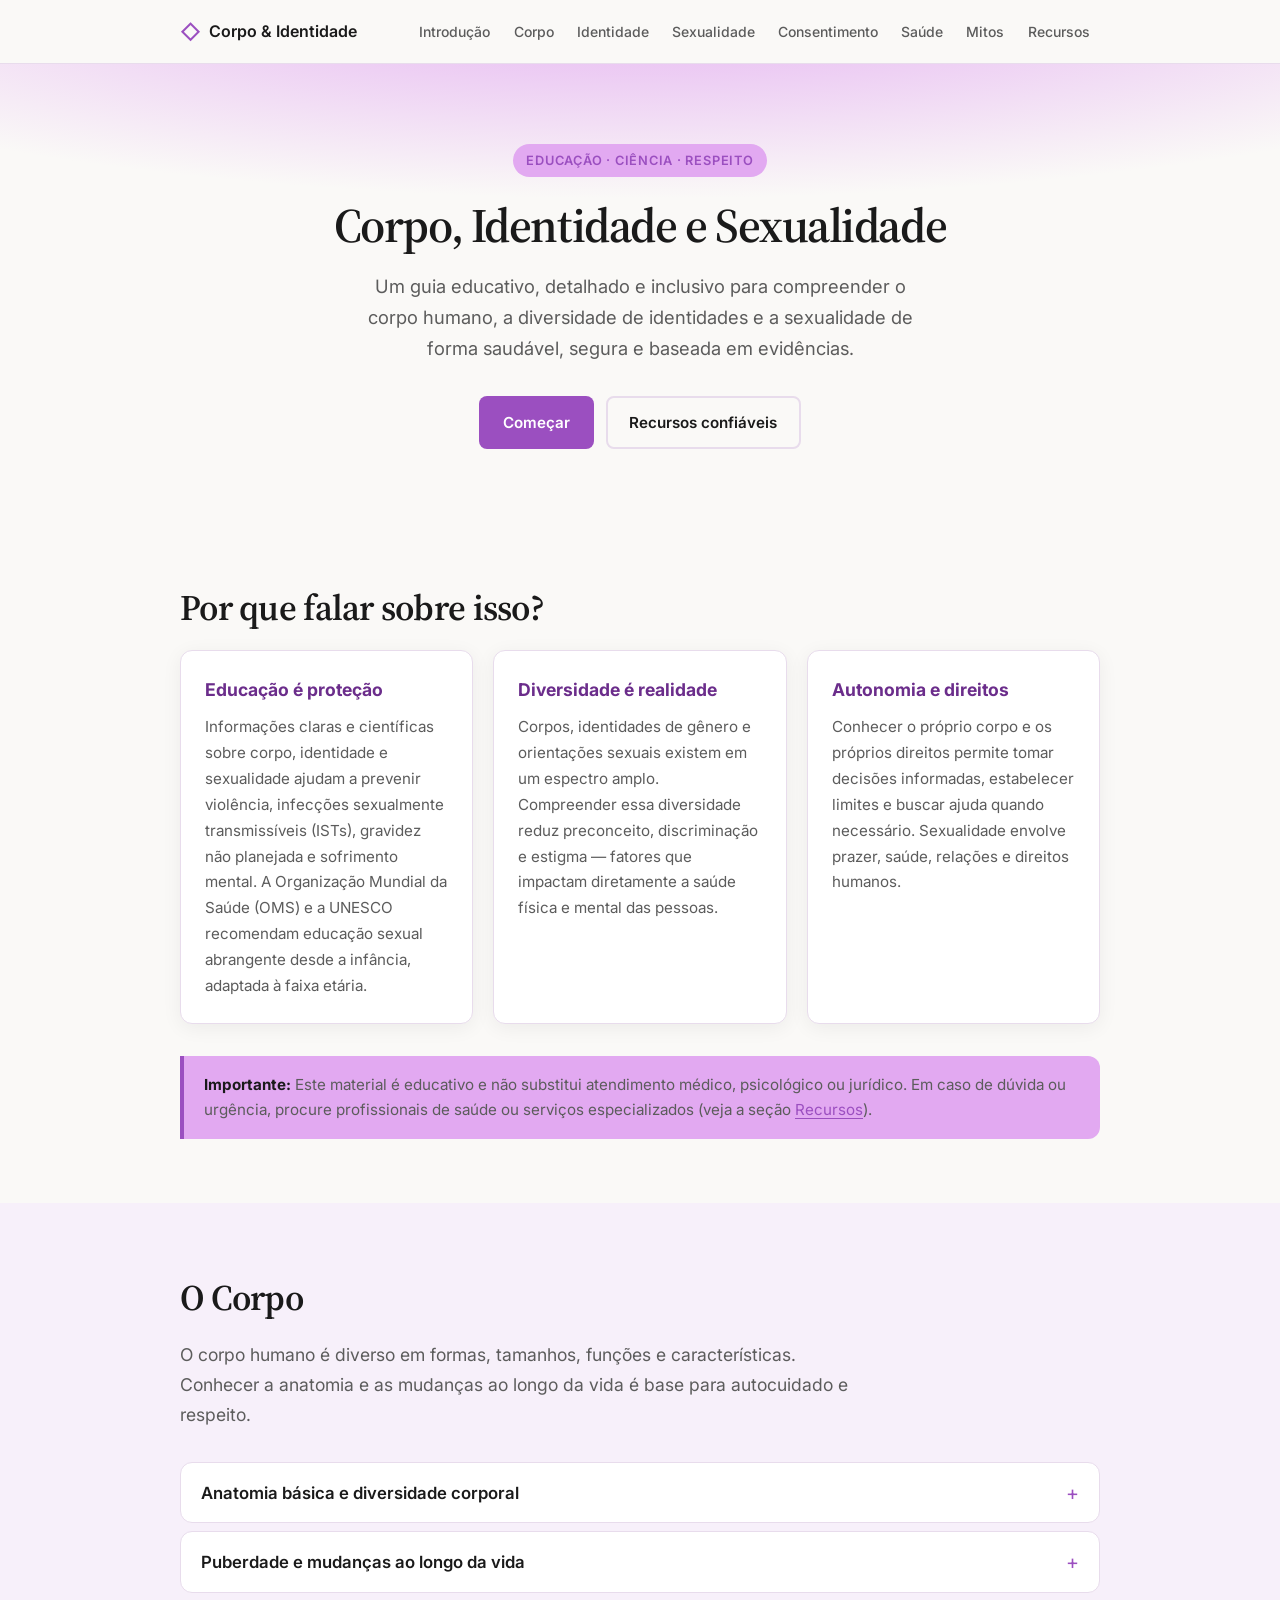
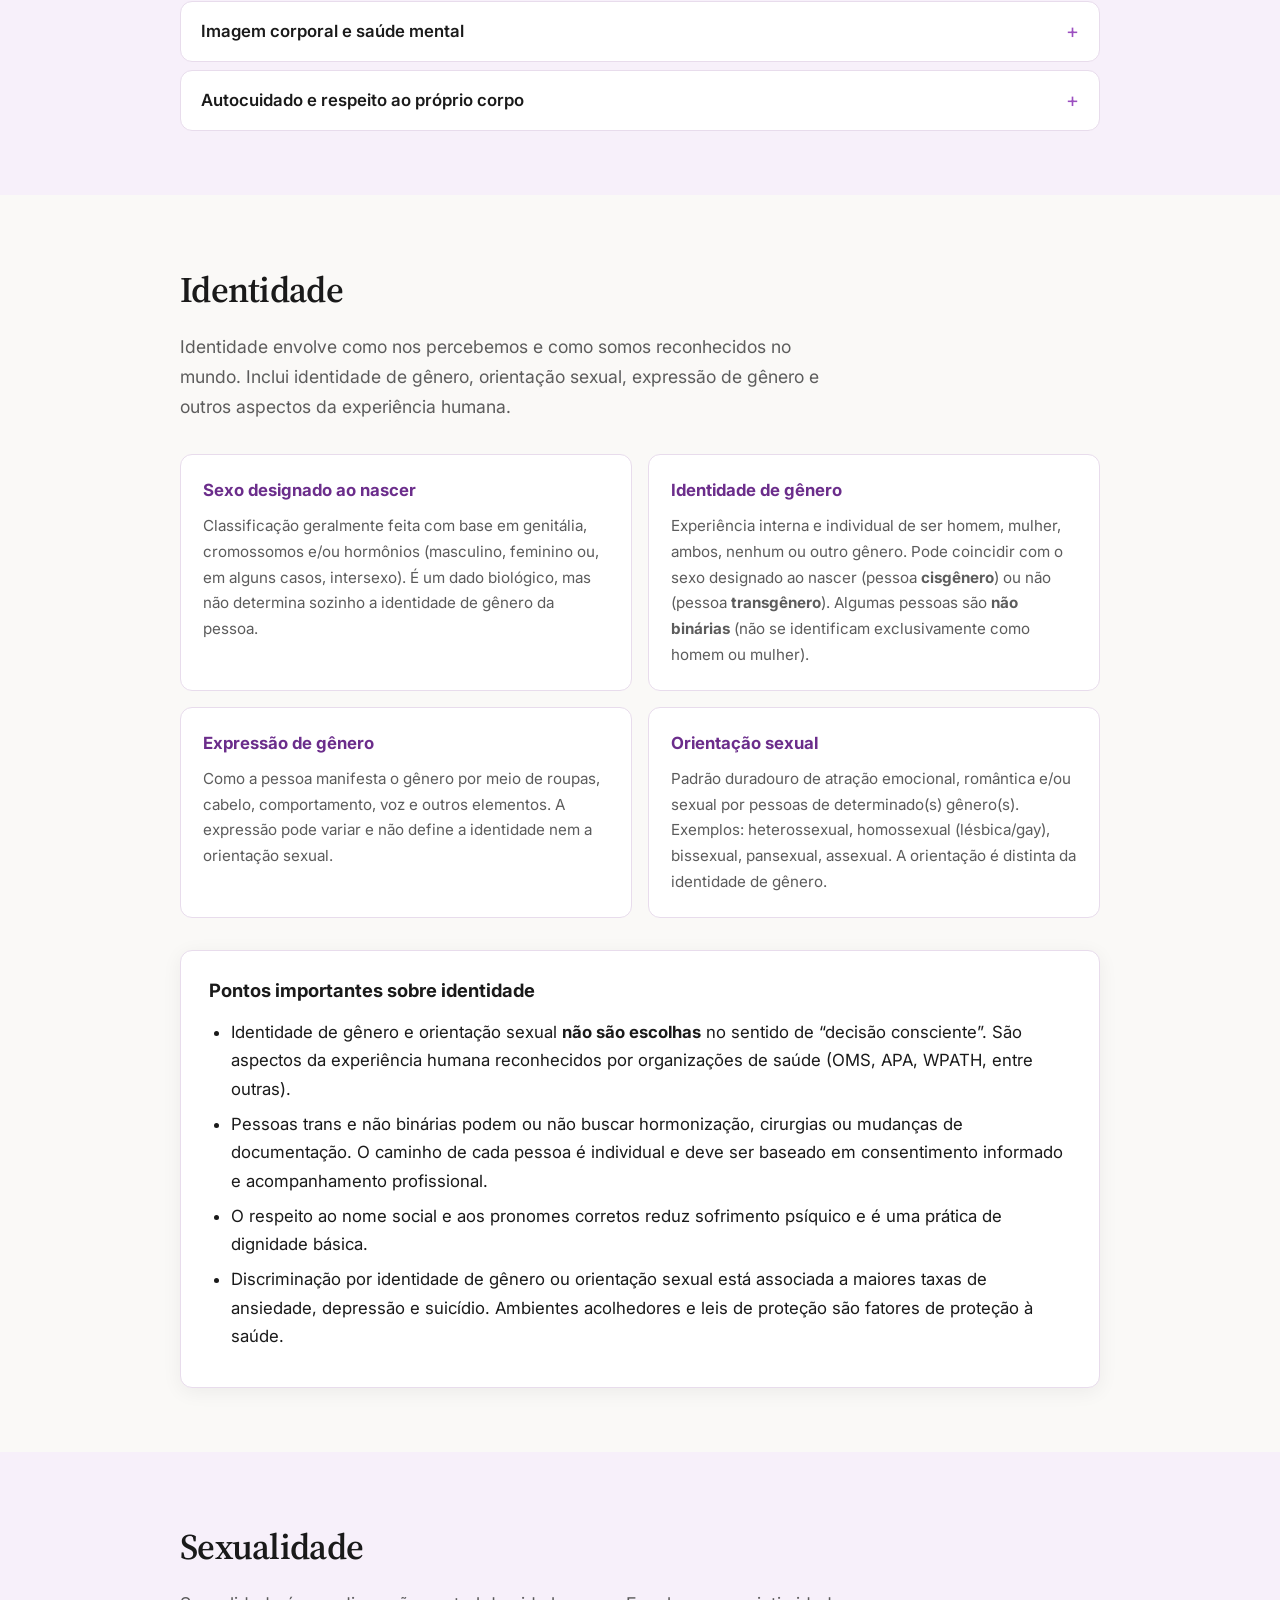
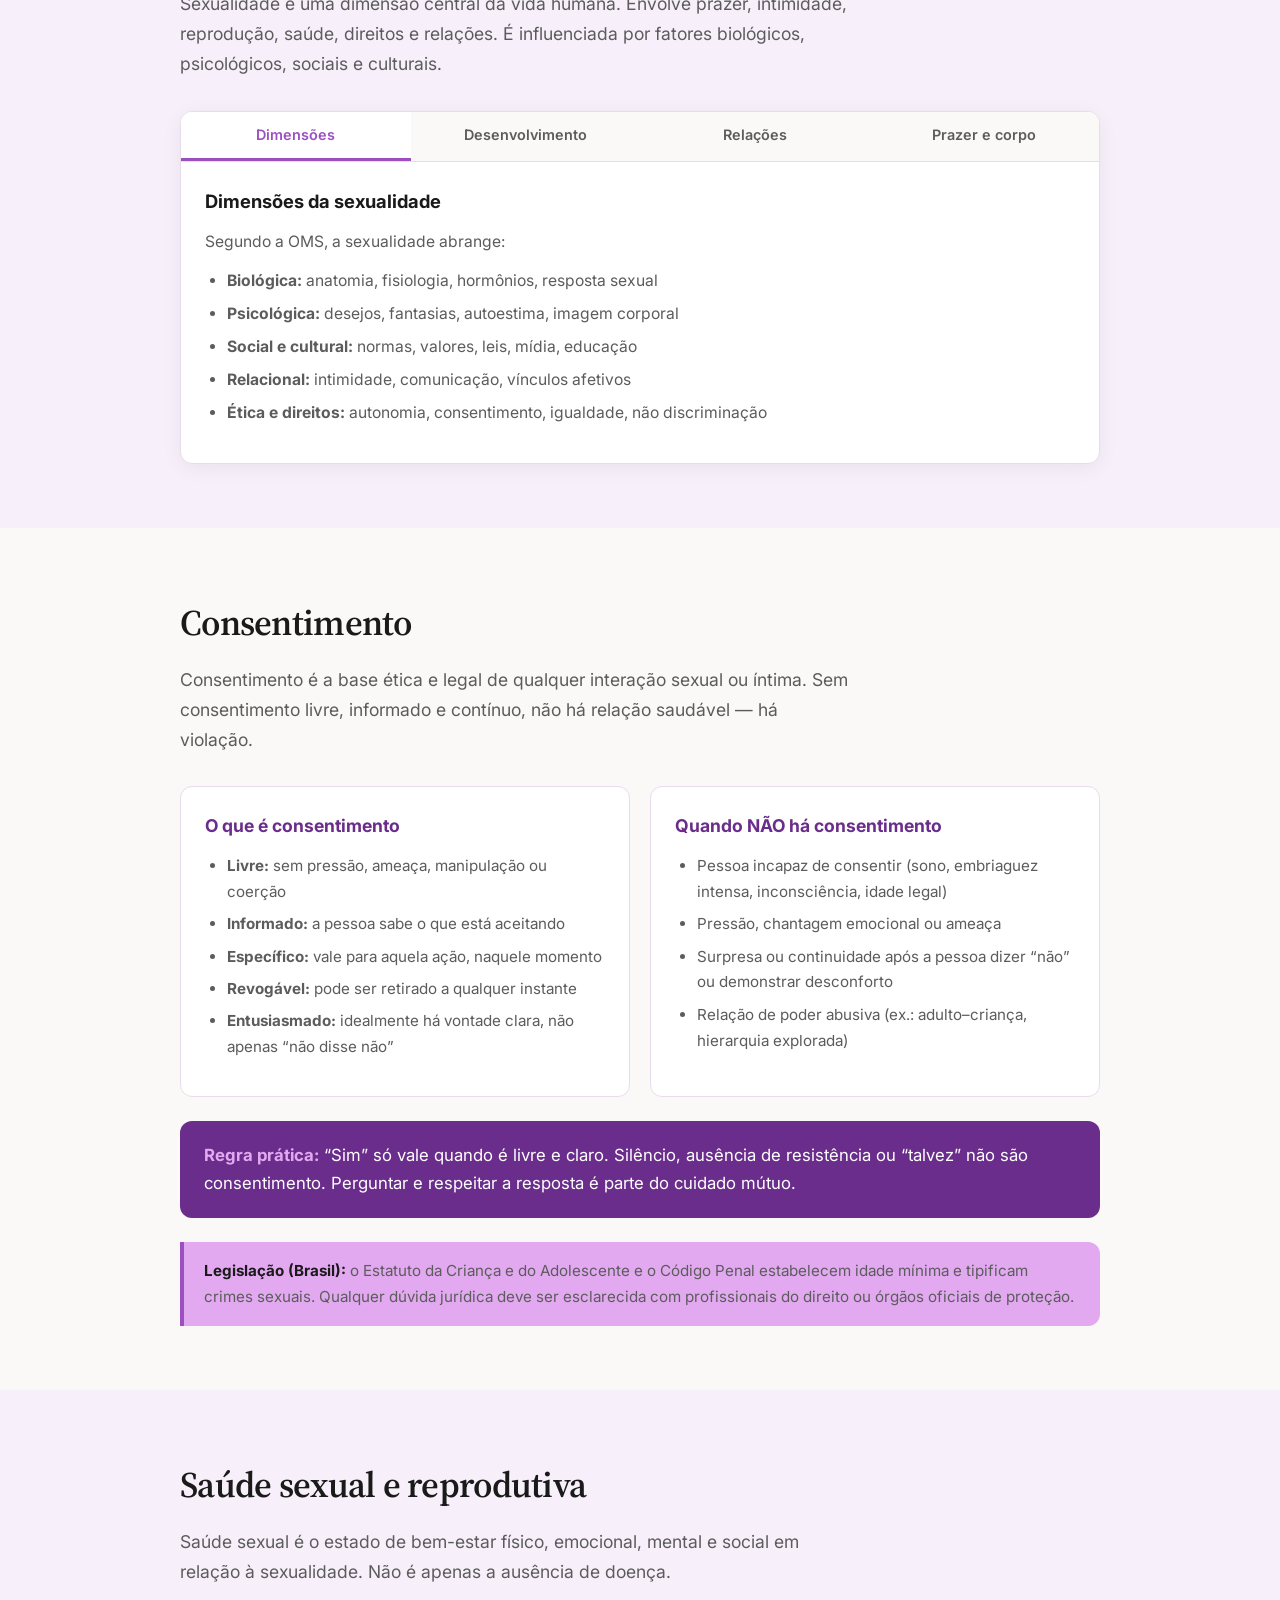
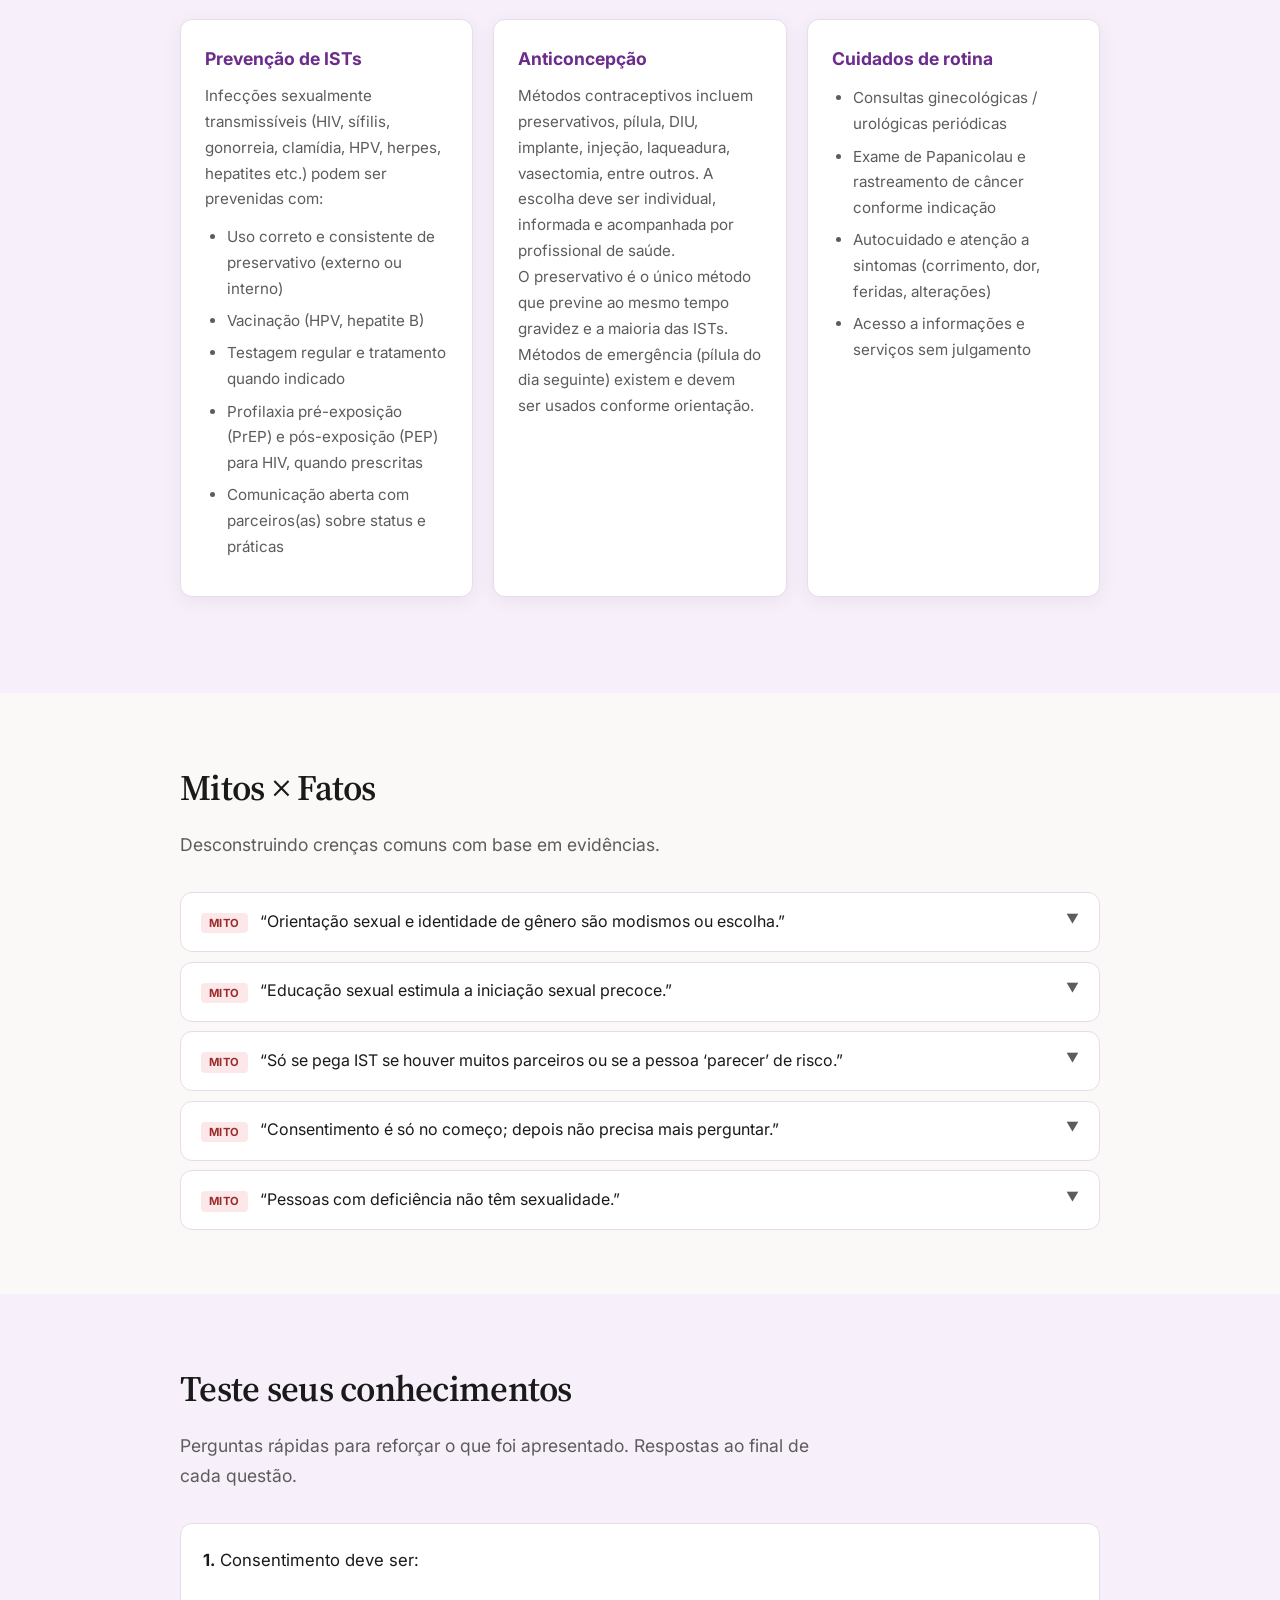
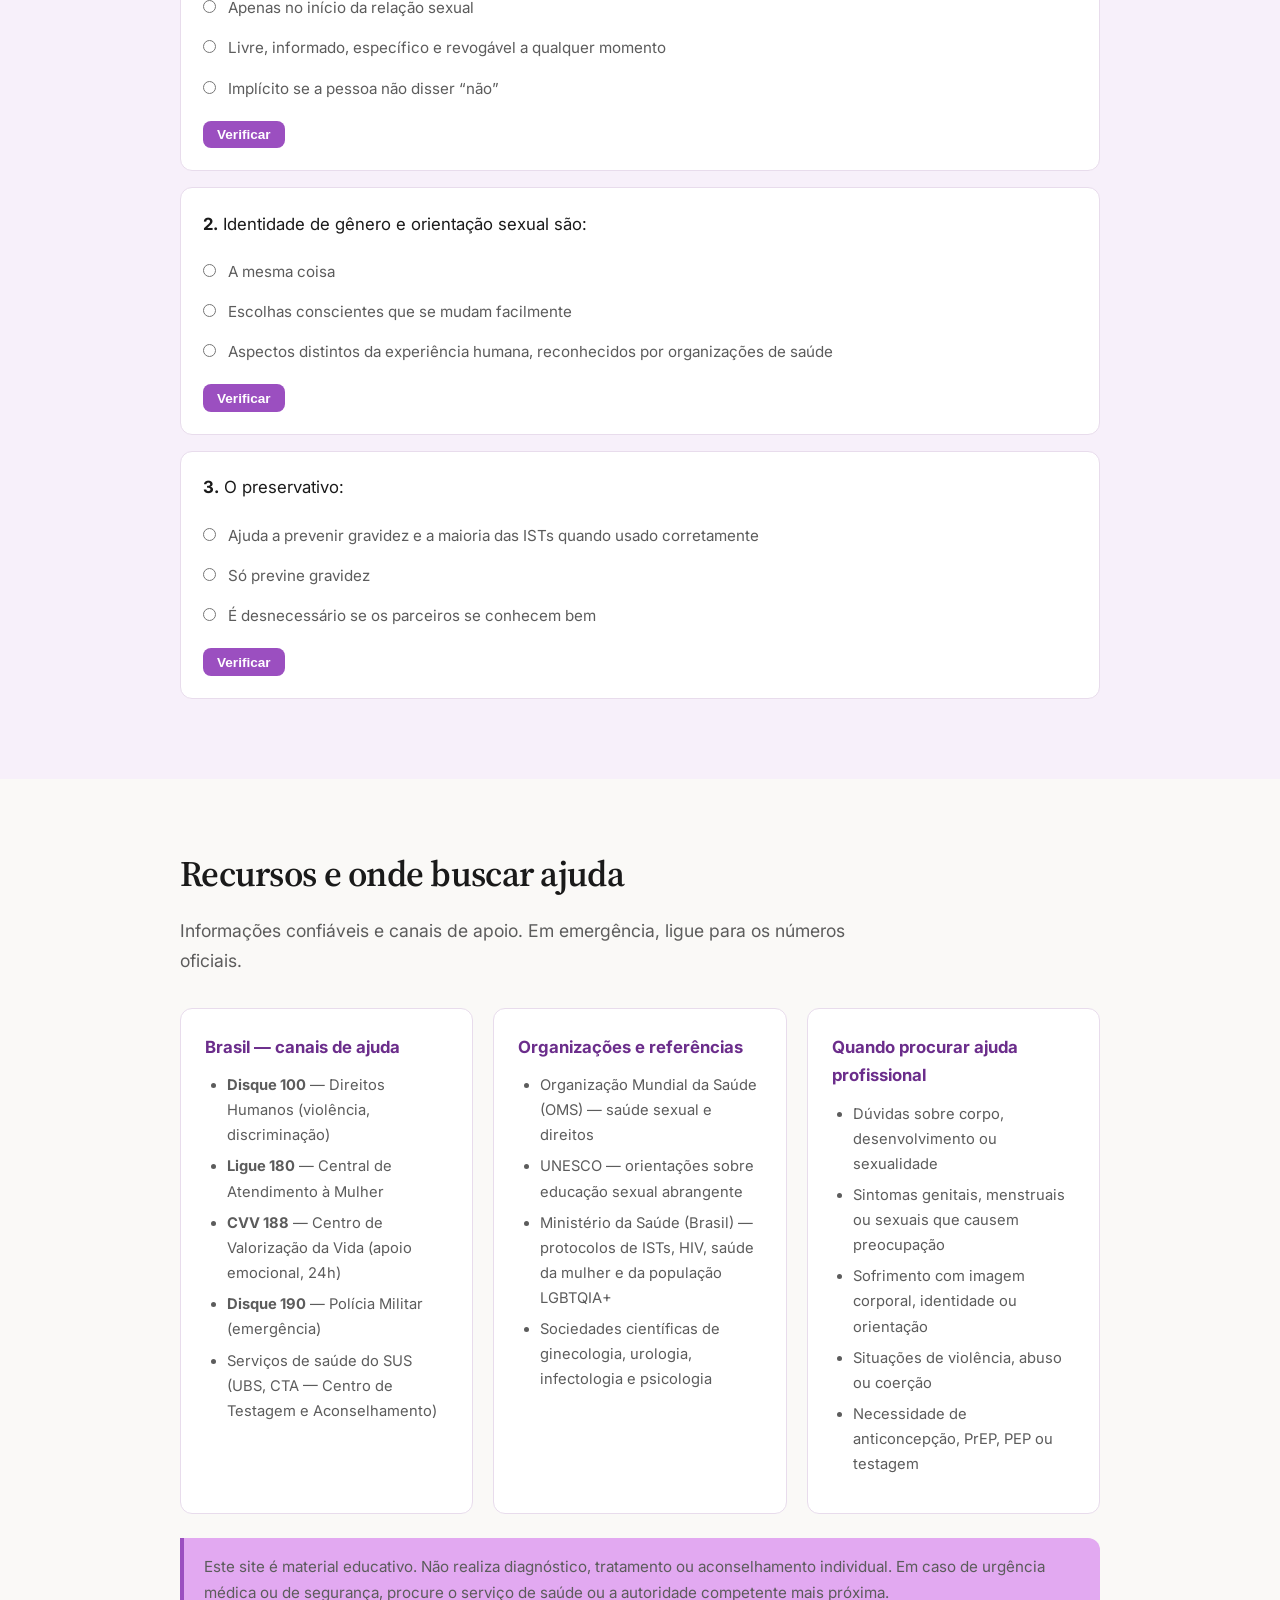
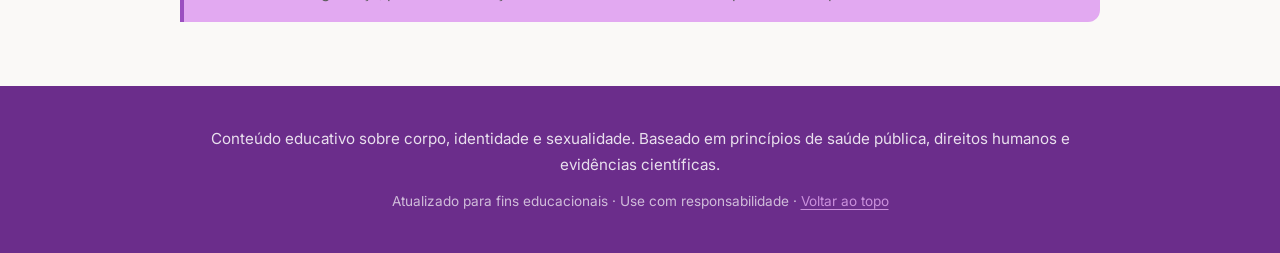
<file: index.html>
<!DOCTYPE html>
<html lang="pt-BR">
<head>
  <meta charset="UTF-8">
  <meta name="viewport" content="width=device-width, initial-scale=1.0">
  <meta name="description" content="Site educativo sobre corpo, identidade e sexualidade. Conteúdo científico, inclusivo e acessível.">
  <title>Corpo, Identidade e Sexualidade — Educação</title>
  <link rel="preconnect" href="https://fonts.googleapis.com">
  <link rel="preconnect" href="https://fonts.gstatic.com" crossorigin>
  <link href="https://fonts.googleapis.com/css2?family=Inter:wght@400;500;600;700&family=Source+Serif+4:opsz,wght@8..60,400;8..60,600&display=swap" rel="stylesheet">
  <style>
*, *::before, *::after {
  box-sizing: border-box;
  margin: 0;
  padding: 0;
}

:root {
  --bg: #faf9f7;
  --bg-alt: #f7f0fa;
  --surface: #ffffff;
  --text: #1a1a1a;
  --text-muted: #5c5c5c;
  --accent: #9B4FC0;
  --accent-soft: #E2A9F1;
  --accent-dark: #6B2D8B;
  --border: #e8dcec;
  --danger: #9b2c2c;
  --success: #276749;
  --radius: 12px;
  --shadow: 0 4px 20px rgba(0, 0, 0, 0.06);
  --font-sans: "Inter", system-ui, -apple-system, sans-serif;
  --font-serif: "Source Serif 4", Georgia, serif;
  --max-width: 920px;
  --header-h: 64px;
}

html {
  scroll-behavior: smooth;
  scroll-padding-top: calc(var(--header-h) + 16px);
}

body {
  font-family: var(--font-sans);
  font-size: 1.05rem;
  line-height: 1.7;
  color: var(--text);
  background: var(--bg);
  -webkit-font-smoothing: antialiased;
}

img {
  max-width: 100%;
  height: auto;
}

a {
  color: var(--accent);
  text-decoration: underline;
  text-underline-offset: 3px;
}

a:hover {
  color: var(--accent-dark);
}

ul {
  padding-left: 1.35rem;
  margin: 0.75rem 0;
}

li {
  margin-bottom: 0.4rem;
}

.container {
  width: min(100% - 2rem, var(--max-width));
  margin-inline: auto;
}

.section {
  padding: 4rem 0;
}

.section-alt {
  background: var(--bg-alt);
}

.section h2 {
  font-family: var(--font-serif);
  font-size: clamp(1.75rem, 4vw, 2.25rem);
  font-weight: 600;
  margin-bottom: 0.75rem;
  letter-spacing: -0.02em;
}

.section-lead {
  color: var(--text-muted);
  font-size: 1.1rem;
  max-width: 42rem;
  margin-bottom: 2rem;
}

.header {
  position: sticky;
  top: 0;
  z-index: 100;
  background: rgba(250, 249, 247, 0.92);
  backdrop-filter: blur(10px);
  border-bottom: 1px solid var(--border);
  height: var(--header-h);
}

.header-inner {
  display: flex;
  align-items: center;
  justify-content: space-between;
  height: 100%;
}

.logo {
  display: flex;
  align-items: center;
  gap: 0.5rem;
  font-weight: 600;
  color: var(--text);
  text-decoration: none;
  font-size: 1rem;
}

.logo-icon {
  color: var(--accent);
  font-size: 1.25rem;
}

.nav {
  display: flex;
  gap: 0.15rem;
  flex-wrap: wrap;
  justify-content: flex-end;
}

.nav a {
  color: var(--text-muted);
  text-decoration: none;
  font-size: 0.875rem;
  font-weight: 500;
  padding: 0.4rem 0.65rem;
  border-radius: 6px;
  transition: color 0.15s, background 0.15s;
}

.nav a:hover,
.nav a:focus-visible {
  color: var(--accent);
  background: var(--accent-soft);
}

.nav-toggle {
  display: none;
  flex-direction: column;
  gap: 5px;
  background: none;
  border: none;
  cursor: pointer;
  padding: 8px;
}

.nav-toggle span {
  display: block;
  width: 22px;
  height: 2px;
  background: var(--text);
  border-radius: 1px;
  transition: transform 0.2s, opacity 0.2s;
}

.hero {
  padding: 5rem 0 4rem;
  text-align: center;
  background:
    radial-gradient(ellipse 80% 50% at 50% -20%, var(--accent-soft), transparent);
}

.hero-badge {
  display: inline-block;
  font-size: 0.8rem;
  font-weight: 600;
  letter-spacing: 0.06em;
  text-transform: uppercase;
  color: var(--accent);
  background: var(--accent-soft);
  padding: 0.35rem 0.85rem;
  border-radius: 999px;
  margin-bottom: 1.25rem;
}

.hero h1 {
  font-family: var(--font-serif);
  font-size: clamp(2rem, 5.5vw, 3rem);
  font-weight: 600;
  line-height: 1.2;
  letter-spacing: -0.03em;
  margin-bottom: 1rem;
}

.hero-subtitle {
  color: var(--text-muted);
  font-size: 1.15rem;
  max-width: 36rem;
  margin: 0 auto 2rem;
}

.hero-actions {
  display: flex;
  gap: 0.75rem;
  justify-content: center;
  flex-wrap: wrap;
}

.btn {
  display: inline-flex;
  align-items: center;
  justify-content: center;
  padding: 0.7rem 1.35rem;
  font-size: 0.95rem;
  font-weight: 600;
  border-radius: 8px;
  border: 2px solid transparent;
  cursor: pointer;
  text-decoration: none;
  transition: background 0.15s, color 0.15s, border-color 0.15s;
}

.btn-primary {
  background: var(--accent);
  color: #fff;
}

.btn-primary:hover {
  background: var(--accent-dark);
  color: #fff;
}

.btn-outline {
  background: transparent;
  border-color: var(--border);
  color: var(--text);
}

.btn-outline:hover {
  border-color: var(--accent);
  color: var(--accent);
}

.btn-small {
  padding: 0.4rem 0.9rem;
  font-size: 0.85rem;
  margin-top: 0.75rem;
  background: var(--accent);
  color: #fff;
  border: none;
}

.btn-small:hover {
  background: var(--accent-dark);
}

.intro-grid,
.cards-3 {
  display: grid;
  gap: 1.25rem;
  margin-bottom: 2rem;
}

@media (min-width: 700px) {
  .intro-grid,
  .cards-3 {
    grid-template-columns: repeat(3, 1fr);
  }
}

.card {
  background: var(--surface);
  border: 1px solid var(--border);
  border-radius: var(--radius);
  padding: 1.5rem;
  box-shadow: var(--shadow);
}

.card h3 {
  font-size: 1.1rem;
  margin-bottom: 0.6rem;
  color: var(--accent-dark);
}

.card p,
.card ul {
  font-size: 0.95rem;
  color: var(--text-muted);
}

.note {
  background: var(--accent-soft);
  border-left: 4px solid var(--accent);
  padding: 1rem 1.25rem;
  border-radius: 0 var(--radius) var(--radius) 0;
  font-size: 0.95rem;
  color: var(--text-muted);
  margin-top: 1.5rem;
}

.note strong {
  color: var(--text);
}

.info-box {
  background: var(--surface);
  border: 1px solid var(--border);
  border-radius: var(--radius);
  padding: 1.5rem 1.75rem;
  margin-top: 2rem;
  box-shadow: var(--shadow);
}

.info-box h3 {
  font-size: 1.15rem;
  margin-bottom: 0.75rem;
}

.highlight-box {
  background: var(--accent-dark);
  color: #fff;
  padding: 1.25rem 1.5rem;
  border-radius: var(--radius);
  margin: 1.5rem 0;
  font-size: 1.05rem;
}

.highlight-box strong {
  color: #E2A9F1;
}

.accordion {
  display: flex;
  flex-direction: column;
  gap: 0.5rem;
}

.accordion-item {
  background: var(--surface);
  border: 1px solid var(--border);
  border-radius: var(--radius);
  overflow: hidden;
}

.accordion-header {
  width: 100%;
  display: flex;
  align-items: center;
  justify-content: space-between;
  gap: 1rem;
  padding: 1.1rem 1.25rem;
  background: none;
  border: none;
  font-family: inherit;
  font-size: 1.05rem;
  font-weight: 600;
  text-align: left;
  cursor: pointer;
  color: var(--text);
}

.accordion-header:hover {
  background: var(--bg);
}

.accordion-icon {
  font-size: 1.25rem;
  color: var(--accent);
  font-weight: 400;
  flex-shrink: 0;
  transition: transform 0.2s;
}

.accordion-item.is-open .accordion-icon {
  transform: rotate(45deg);
}

.accordion-content {
  display: none;
  padding: 0 1.25rem 1.25rem;
  color: var(--text-muted);
  font-size: 0.98rem;
}

.accordion-item.is-open .accordion-content {
  display: block;
}

.accordion-content p + p,
.accordion-content p + ul {
  margin-top: 0.75rem;
}

.defs-grid {
  display: grid;
  gap: 1rem;
  margin-bottom: 1.5rem;
}

@media (min-width: 600px) {
  .defs-grid {
    grid-template-columns: repeat(2, 1fr);
  }
}

.def-card {
  background: var(--surface);
  border: 1px solid var(--border);
  border-radius: var(--radius);
  padding: 1.35rem;
}

.def-card h3 {
  font-size: 1.05rem;
  color: var(--accent-dark);
  margin-bottom: 0.5rem;
}

.def-card p {
  font-size: 0.95rem;
  color: var(--text-muted);
}

.tabs {
  background: var(--surface);
  border: 1px solid var(--border);
  border-radius: var(--radius);
  overflow: hidden;
  box-shadow: var(--shadow);
}

.tabs-nav {
  display: flex;
  flex-wrap: wrap;
  border-bottom: 1px solid var(--border);
  background: var(--bg);
}

.tab-btn {
  flex: 1;
  min-width: 100px;
  padding: 0.9rem 1rem;
  background: none;
  border: none;
  border-bottom: 3px solid transparent;
  font-family: inherit;
  font-size: 0.9rem;
  font-weight: 600;
  color: var(--text-muted);
  cursor: pointer;
  transition: color 0.15s, border-color 0.15s, background 0.15s;
}

.tab-btn:hover {
  color: var(--accent);
  background: var(--accent-soft);
}

.tab-btn.active {
  color: var(--accent);
  border-bottom-color: var(--accent);
  background: var(--surface);
}

.tabs-content {
  padding: 1.5rem;
}

.tab-panel {
  display: none;
}

.tab-panel.active {
  display: block;
}

.tab-panel h3 {
  font-size: 1.15rem;
  margin-bottom: 0.75rem;
}

.tab-panel p,
.tab-panel ul {
  color: var(--text-muted);
  font-size: 0.98rem;
}

.consent-grid {
  display: grid;
  gap: 1.25rem;
  margin-bottom: 1rem;
}

@media (min-width: 650px) {
  .consent-grid {
    grid-template-columns: 1fr 1fr;
  }
}

.consent-card {
  background: var(--surface);
  border: 1px solid var(--border);
  border-radius: var(--radius);
  padding: 1.5rem;
}

.consent-card h3 {
  font-size: 1.1rem;
  margin-bottom: 0.75rem;
  color: var(--accent-dark);
}

.consent-card ul {
  color: var(--text-muted);
  font-size: 0.95rem;
}

.myth-list {
  display: flex;
  flex-direction: column;
  gap: 0.6rem;
}

.myth-item {
  background: var(--surface);
  border: 1px solid var(--border);
  border-radius: var(--radius);
  overflow: hidden;
}

.myth-question {
  width: 100%;
  display: flex;
  align-items: flex-start;
  gap: 0.75rem;
  padding: 1.1rem 1.25rem;
  background: none;
  border: none;
  font-family: inherit;
  font-size: 1rem;
  text-align: left;
  cursor: pointer;
  color: var(--text);
}

.myth-question:hover {
  background: var(--bg);
}

.myth-label {
  flex-shrink: 0;
  font-size: 0.7rem;
  font-weight: 700;
  letter-spacing: 0.04em;
  text-transform: uppercase;
  background: #fce8e8;
  color: var(--danger);
  padding: 0.2rem 0.5rem;
  border-radius: 4px;
  margin-top: 0.15rem;
}

.myth-toggle {
  margin-left: auto;
  color: var(--text-muted);
  font-size: 0.8rem;
  transition: transform 0.2s;
}

.myth-item.is-open .myth-toggle {
  transform: rotate(180deg);
}

.myth-answer {
  display: none;
  padding: 0 1.25rem 1.25rem;
  border-top: 1px solid var(--border);
  padding-top: 1rem;
  margin: 0 1.25rem 0;
}

.myth-item.is-open .myth-answer {
  display: block;
}

.fact-label {
  display: inline-block;
  font-size: 0.7rem;
  font-weight: 700;
  letter-spacing: 0.04em;
  text-transform: uppercase;
  background: #e6f4ea;
  color: var(--success);
  padding: 0.2rem 0.5rem;
  border-radius: 4px;
  margin-bottom: 0.5rem;
}

.myth-answer p {
  color: var(--text-muted);
  font-size: 0.95rem;
}

.quiz-item {
  background: var(--surface);
  border: 1px solid var(--border);
  border-radius: var(--radius);
  padding: 1.35rem;
  margin-bottom: 1rem;
}

.quiz-q {
  margin-bottom: 0.85rem;
}

.quiz-item label {
  display: block;
  padding: 0.45rem 0;
  cursor: pointer;
  font-size: 0.95rem;
  color: var(--text-muted);
}

.quiz-item input {
  margin-right: 0.5rem;
}

.quiz-feedback {
  margin-top: 0.75rem;
  padding: 0.65rem 0.9rem;
  border-radius: 6px;
  font-size: 0.9rem;
  font-weight: 500;
}

.quiz-feedback.correct {
  background: #e6f4ea;
  color: var(--success);
}

.quiz-feedback.incorrect {
  background: #fce8e8;
  color: var(--danger);
}

.resources-grid {
  display: grid;
  gap: 1.25rem;
}

@media (min-width: 700px) {
  .resources-grid {
    grid-template-columns: repeat(3, 1fr);
  }
}

.resource-card {
  background: var(--surface);
  border: 1px solid var(--border);
  border-radius: var(--radius);
  padding: 1.5rem;
}

.resource-card h3 {
  font-size: 1.05rem;
  margin-bottom: 0.75rem;
  color: var(--accent-dark);
}

.resource-card ul {
  font-size: 0.92rem;
  color: var(--text-muted);
}

.footer {
  background: var(--accent-dark);
  color: rgba(255, 255, 255, 0.85);
  padding: 2.5rem 0;
  text-align: center;
  font-size: 0.95rem;
}

.footer a {
  color: #E2A9F1;
}

.footer-meta {
  margin-top: 0.75rem;
  font-size: 0.85rem;
  opacity: 0.8;
}

@media (max-width: 860px) {
  .nav-toggle {
    display: flex;
  }

  .nav {
    position: fixed;
    top: var(--header-h);
    left: 0;
    right: 0;
    background: var(--surface);
    border-bottom: 1px solid var(--border);
    flex-direction: column;
    padding: 0.75rem;
    gap: 0;
    transform: translateY(-120%);
    opacity: 0;
    visibility: hidden;
    transition: transform 0.25s, opacity 0.25s, visibility 0.25s;
    box-shadow: var(--shadow);
  }

  .nav.is-open {
    transform: translateY(0);
    opacity: 1;
    visibility: visible;
  }

  .nav a {
    padding: 0.75rem 1rem;
    font-size: 1rem;
  }
}

:focus-visible {
  outline: 2px solid var(--accent);
  outline-offset: 2px;
}

button:focus-visible,
a:focus-visible {
  outline: 2px solid var(--accent);
  outline-offset: 2px;
}
  </style>
</head>
<body>
  <header class="header" id="topo">
    <div class="container header-inner">
      <a href="#topo" class="logo">
        <span class="logo-icon" aria-hidden="true">◇</span>
        <span>Corpo & Identidade</span>
      </a>
      <button class="nav-toggle" id="navToggle" aria-label="Abrir menu" aria-expanded="false">
        <span></span><span></span><span></span>
      </button>
      <nav class="nav" id="mainNav">
        <a href="#introducao">Introdução</a>
        <a href="#corpo">Corpo</a>
        <a href="#identidade">Identidade</a>
        <a href="#sexualidade">Sexualidade</a>
        <a href="#consentimento">Consentimento</a>
        <a href="#saude">Saúde</a>
        <a href="#mitos">Mitos</a>
        <a href="#recursos">Recursos</a>
      </nav>
    </div>
  </header>

  <main>
    <section class="hero">
      <div class="container">
        <p class="hero-badge">Educação · Ciência · Respeito</p>
        <h1>Corpo, Identidade e Sexualidade</h1>
        <p class="hero-subtitle">
          Um guia educativo, detalhado e inclusivo para compreender o corpo humano,
          a diversidade de identidades e a sexualidade de forma saudável, segura e baseada em evidências.
        </p>
        <div class="hero-actions">
          <a href="#introducao" class="btn btn-primary">Começar</a>
          <a href="#recursos" class="btn btn-outline">Recursos confiáveis</a>
        </div>
      </div>
    </section>

    <section id="introducao" class="section">
      <div class="container">
        <h2>Por que falar sobre isso?</h2>
        <div class="intro-grid">
          <div class="card">
            <h3>Educação é proteção</h3>
            <p>
              Informações claras e científicas sobre corpo, identidade e sexualidade ajudam
              a prevenir violência, infecções sexualmente transmissíveis (ISTs), gravidez não planejada
              e sofrimento mental. A Organização Mundial da Saúde (OMS) e a UNESCO recomendam
              educação sexual abrangente desde a infância, adaptada à faixa etária.
            </p>
          </div>
          <div class="card">
            <h3>Diversidade é realidade</h3>
            <p>
              Corpos, identidades de gênero e orientações sexuais existem em um espectro amplo.
              Compreender essa diversidade reduz preconceito, discriminação e estigma —
              fatores que impactam diretamente a saúde física e mental das pessoas.
            </p>
          </div>
          <div class="card">
            <h3>Autonomia e direitos</h3>
            <p>
              Conhecer o próprio corpo e os próprios direitos permite tomar decisões
              informadas, estabelecer limites e buscar ajuda quando necessário.
              Sexualidade envolve prazer, saúde, relações e direitos humanos.
            </p>
          </div>
        </div>
        <div class="note">
          <strong>Importante:</strong> Este material é educativo e não substitui atendimento médico,
          psicológico ou jurídico. Em caso de dúvida ou urgência, procure profissionais de saúde
          ou serviços especializados (veja a seção <a href="#recursos">Recursos</a>).
        </div>
      </div>
    </section>

    <section id="corpo" class="section section-alt">
      <div class="container">
        <h2>O Corpo</h2>
        <p class="section-lead">
          O corpo humano é diverso em formas, tamanhos, funções e características.
          Conhecer a anatomia e as mudanças ao longo da vida é base para autocuidado e respeito.
        </p>

        <div class="accordion" data-accordion>
          <div class="accordion-item">
            <button class="accordion-header" aria-expanded="false">
              <span>Anatomia básica e diversidade corporal</span>
              <span class="accordion-icon">+</span>
            </button>
            <div class="accordion-content">
              <p>
                O corpo humano possui sistemas (reprodutor, endócrino, nervoso, etc.) que interagem
                de forma complexa. Características sexuais primárias (órgãos genitais internos e externos)
                e secundárias (pelos, voz, distribuição de gordura, mamas, etc.) variam amplamente
                entre indivíduos — inclusive dentro do mesmo sexo biológico designado ao nascer.
              </p>
              <p>
                <strong>Intersexo:</strong> algumas pessoas nascem com variações nas características
                sexuais (cromossomos, hormônios, genitália) que não se encaixam perfeitamente
                nas categorias binárias “macho” ou “fêmea”. Isso é uma variação natural da biologia
                humana e não é uma patologia em si. Decisões sobre intervenções médicas em bebês
                e crianças intersexo devem priorizar o bem-estar e, sempre que possível, o consentimento
                informado da pessoa ao longo da vida.
              </p>
              <p>
                Corpos também variam por idade, genética, nutrição, atividade física, condições
                de saúde e deficiências. Não existe um “corpo ideal” único. A diversidade corporal
                é a norma biológica e social.
              </p>
            </div>
          </div>

          <div class="accordion-item">
            <button class="accordion-header" aria-expanded="false">
              <span>Puberdade e mudanças ao longo da vida</span>
              <span class="accordion-icon">+</span>
            </button>
            <div class="accordion-content">
              <p>
                A <strong>puberdade</strong> é o período de transição da infância para a vida adulta
                sexualmente madura, geralmente entre 8–14 anos (pode variar). É impulsionada por
                hormônios (estrogênio, testosterona, entre outros) e envolve:
              </p>
              <ul>
                <li>Crescimento acelerado e mudanças na composição corporal</li>
                <li>Desenvolvimento de características sexuais secundárias</li>
                <li>Início da menstruação (menarca) ou da espermatogênese</li>
                <li>Mudanças emocionais e cognitivas</li>
              </ul>
              <p>
                Ao longo da vida adulta, o corpo continua mudando: ciclos menstruais, gravidez
                e pós-parto, andropausa/menopausa, envelhecimento. Todas essas fases fazem parte
                da fisiologia humana e merecem informação e cuidado adequados.
              </p>
            </div>
          </div>

          <div class="accordion-item">
            <button class="accordion-header" aria-expanded="false">
              <span>Imagem corporal e saúde mental</span>
              <span class="accordion-icon">+</span>
            </button>
            <div class="accordion-content">
              <p>
                A <strong>imagem corporal</strong> é a percepção e os sentimentos que uma pessoa
                tem em relação ao próprio corpo. Ela é influenciada por mídia, família, pares,
                cultura e experiências pessoais. Insatisfação corporal intensa está associada
                a transtornos alimentares, depressão, ansiedade e comportamentos de risco.
              </p>
              <p>
                Estratégias saudáveis incluem: reduzir exposição a padrões irreais de beleza,
                praticar movimento por prazer (não apenas por aparência), buscar apoio psicológico
                quando a insatisfação causa sofrimento, e valorizar o corpo pelas suas funções
                e capacidades, não só pela estética.
              </p>
            </div>
          </div>

          <div class="accordion-item">
            <button class="accordion-header" aria-expanded="false">
              <span>Autocuidado e respeito ao próprio corpo</span>
              <span class="accordion-icon">+</span>
            </button>
            <div class="accordion-content">
              <ul>
                <li>Higiene adequada (incluindo higiene íntima sem excessos que alterem o pH natural)</li>
                <li>Alimentação equilibrada e sono regular</li>
                <li>Atividade física adaptada às possibilidades de cada pessoa</li>
                <li>Consultas médicas preventivas (ginecologia, urologia, clínica geral etc.)</li>
                <li>Reconhecimento de sinais de alerta (dor, sangramento anormal, lesões, mudanças súbitas)</li>
                <li>Direito de dizer “não” a qualquer toque ou procedimento não consentido</li>
              </ul>
            </div>
          </div>
        </div>
      </div>
    </section>

    <section id="identidade" class="section">
      <div class="container">
        <h2>Identidade</h2>
        <p class="section-lead">
          Identidade envolve como nos percebemos e como somos reconhecidos no mundo.
          Inclui identidade de gênero, orientação sexual, expressão de gênero e outros aspectos
          da experiência humana.
        </p>

        <div class="defs-grid">
          <article class="def-card">
            <h3>Sexo designado ao nascer</h3>
            <p>
              Classificação geralmente feita com base em genitália, cromossomos e/ou hormônios
              (masculino, feminino ou, em alguns casos, intersexo). É um dado biológico,
              mas não determina sozinho a identidade de gênero da pessoa.
            </p>
          </article>
          <article class="def-card">
            <h3>Identidade de gênero</h3>
            <p>
              Experiência interna e individual de ser homem, mulher, ambos, nenhum ou outro
              gênero. Pode coincidir com o sexo designado ao nascer (pessoa <strong>cisgênero</strong>)
              ou não (pessoa <strong>transgênero</strong>). Algumas pessoas são <strong>não binárias</strong>
              (não se identificam exclusivamente como homem ou mulher).
            </p>
          </article>
          <article class="def-card">
            <h3>Expressão de gênero</h3>
            <p>
              Como a pessoa manifesta o gênero por meio de roupas, cabelo, comportamento,
              voz e outros elementos. A expressão pode variar e não define a identidade
              nem a orientação sexual.
            </p>
          </article>
          <article class="def-card">
            <h3>Orientação sexual</h3>
            <p>
              Padrão duradouro de atração emocional, romântica e/ou sexual por pessoas
              de determinado(s) gênero(s). Exemplos: heterossexual, homossexual (lésbica/gay),
              bissexual, pansexual, assexual. A orientação é distinta da identidade de gênero.
            </p>
          </article>
        </div>

        <div class="info-box">
          <h3>Pontos importantes sobre identidade</h3>
          <ul>
            <li>
              Identidade de gênero e orientação sexual <strong>não são escolhas</strong> no sentido
              de “decisão consciente”. São aspectos da experiência humana reconhecidos por
              organizações de saúde (OMS, APA, WPATH, entre outras).
            </li>
            <li>
              Pessoas trans e não binárias podem ou não buscar hormonização, cirurgias
              ou mudanças de documentação. O caminho de cada pessoa é individual e deve
              ser baseado em consentimento informado e acompanhamento profissional.
            </li>
            <li>
              O respeito ao nome social e aos pronomes corretos reduz sofrimento psíquico
              e é uma prática de dignidade básica.
            </li>
            <li>
              Discriminação por identidade de gênero ou orientação sexual está associada
              a maiores taxas de ansiedade, depressão e suicídio. Ambientes acolhedores
              e leis de proteção são fatores de proteção à saúde.
            </li>
          </ul>
        </div>
      </div>
    </section>

    <section id="sexualidade" class="section section-alt">
      <div class="container">
        <h2>Sexualidade</h2>
        <p class="section-lead">
          Sexualidade é uma dimensão central da vida humana. Envolve prazer, intimidade,
          reprodução, saúde, direitos e relações. É influenciada por fatores biológicos,
          psicológicos, sociais e culturais.
        </p>

        <div class="tabs" data-tabs>
          <div class="tabs-nav" role="tablist">
            <button class="tab-btn active" role="tab" aria-selected="true" data-tab="tab-1">Dimensões</button>
            <button class="tab-btn" role="tab" aria-selected="false" data-tab="tab-2">Desenvolvimento</button>
            <button class="tab-btn" role="tab" aria-selected="false" data-tab="tab-3">Relações</button>
            <button class="tab-btn" role="tab" aria-selected="false" data-tab="tab-4">Prazer e corpo</button>
          </div>
          <div class="tabs-content">
            <div class="tab-panel active" id="tab-1" role="tabpanel">
              <h3>Dimensões da sexualidade</h3>
              <p>Segundo a OMS, a sexualidade abrange:</p>
              <ul>
                <li><strong>Biológica:</strong> anatomia, fisiologia, hormônios, resposta sexual</li>
                <li><strong>Psicológica:</strong> desejos, fantasias, autoestima, imagem corporal</li>
                <li><strong>Social e cultural:</strong> normas, valores, leis, mídia, educação</li>
                <li><strong>Relacional:</strong> intimidade, comunicação, vínculos afetivos</li>
                <li><strong>Ética e direitos:</strong> autonomia, consentimento, igualdade, não discriminação</li>
              </ul>
            </div>
            <div class="tab-panel" id="tab-2" role="tabpanel">
              <h3>Desenvolvimento ao longo da vida</h3>
              <p>
                A sexualidade não começa na adolescência. Crianças exploram o corpo de forma
                natural (curiosidade, masturbação infantil). Na adolescência, o desejo e a
                atração se intensificam. Na vida adulta e na velhice, a sexualidade continua
                presente, embora possa mudar em forma e intensidade.
              </p>
              <p>
                Educação sexual adequada à idade ajuda a proteger crianças e adolescentes
                de abuso, a reduzir comportamentos de risco e a promover relações mais
                igualitárias e respeitosas.
              </p>
            </div>
            <div class="tab-panel" id="tab-3" role="tabpanel">
              <h3>Relações e comunicação</h3>
              <p>
                Relacionamentos saudáveis — sejam eles monogâmicos, não monogâmicos,
                casuais ou de longo prazo — se baseiam em comunicação, respeito mútuo,
                honestidade e consentimento contínuo. Expectativas, limites e desejos
                devem ser conversados de forma clara.
              </p>
              <p>
                Violência nas relações (física, sexual, psicológica, econômica) é um
                problema de saúde pública. Ninguém deve permanecer em uma relação que
                cause medo, humilhação ou dano. Há serviços de apoio (veja Recursos).
              </p>
            </div>
            <div class="tab-panel" id="tab-4" role="tabpanel">
              <h3>Prazer, corpo e diversidade</h3>
              <p>
                O prazer sexual é uma parte legítima da saúde sexual. A resposta sexual
                humana (desejo, excitação, orgasmo, resolução) varia entre pessoas e ao
                longo da vida. Não existe um “modelo único” de excitação ou orgasmo.
              </p>
              <p>
                Masturbação, quando feita de forma segura e consentida (consigo mesmo),
                é uma prática normal e pode ajudar no autoconhecimento. Práticas sexuais
                entre pessoas adultas e capazes de consentir são variadas; o essencial
                é segurança, higiene e respeito aos limites de todas as partes.
              </p>
            </div>
          </div>
        </div>
      </div>
    </section>

    <section id="consentimento" class="section">
      <div class="container">
        <h2>Consentimento</h2>
        <p class="section-lead">
          Consentimento é a base ética e legal de qualquer interação sexual ou íntima.
          Sem consentimento livre, informado e contínuo, não há relação saudável —
          há violação.
        </p>

        <div class="consent-grid">
          <div class="consent-card">
            <h3>O que é consentimento</h3>
            <ul>
              <li><strong>Livre:</strong> sem pressão, ameaça, manipulação ou coerção</li>
              <li><strong>Informado:</strong> a pessoa sabe o que está aceitando</li>
              <li><strong>Específico:</strong> vale para aquela ação, naquele momento</li>
              <li><strong>Revogável:</strong> pode ser retirado a qualquer instante</li>
              <li><strong>Entusiasmado:</strong> idealmente há vontade clara, não apenas “não disse não”</li>
            </ul>
          </div>
          <div class="consent-card">
            <h3>Quando NÃO há consentimento</h3>
            <ul>
              <li>Pessoa incapaz de consentir (sono, embriaguez intensa, inconsciência, idade legal)</li>
              <li>Pressão, chantagem emocional ou ameaça</li>
              <li>Surpresa ou continuidade após a pessoa dizer “não” ou demonstrar desconforto</li>
              <li>Relação de poder abusiva (ex.: adulto–criança, hierarquia explorada)</li>
            </ul>
          </div>
        </div>

        <div class="highlight-box">
          <p>
            <strong>Regra prática:</strong> “Sim” só vale quando é livre e claro.
            Silêncio, ausência de resistência ou “talvez” não são consentimento.
            Perguntar e respeitar a resposta é parte do cuidado mútuo.
          </p>
        </div>

        <div class="note">
          <strong>Legislação (Brasil):</strong> o Estatuto da Criança e do Adolescente
          e o Código Penal estabelecem idade mínima e tipificam crimes sexuais.
          Qualquer dúvida jurídica deve ser esclarecida com profissionais do direito
          ou órgãos oficiais de proteção.
        </div>
      </div>
    </section>

    <section id="saude" class="section section-alt">
      <div class="container">
        <h2>Saúde sexual e reprodutiva</h2>
        <p class="section-lead">
          Saúde sexual é o estado de bem-estar físico, emocional, mental e social
          em relação à sexualidade. Não é apenas a ausência de doença.
        </p>

        <div class="cards-3">
          <div class="card">
            <h3>Prevenção de ISTs</h3>
            <p>
              Infecções sexualmente transmissíveis (HIV, sífilis, gonorreia, clamídia,
              HPV, herpes, hepatites etc.) podem ser prevenidas com:
            </p>
            <ul>
              <li>Uso correto e consistente de preservativo (externo ou interno)</li>
              <li>Vacinação (HPV, hepatite B)</li>
              <li>Testagem regular e tratamento quando indicado</li>
              <li>Profilaxia pré-exposição (PrEP) e pós-exposição (PEP) para HIV, quando prescritas</li>
              <li>Comunicação aberta com parceiros(as) sobre status e práticas</li>
            </ul>
          </div>
          <div class="card">
            <h3>Anticoncepção</h3>
            <p>
              Métodos contraceptivos incluem preservativos, pílula, DIU, implante,
              injeção, laqueadura, vasectomia, entre outros. A escolha deve ser
              individual, informada e acompanhada por profissional de saúde.
            </p>
            <p>
              O preservativo é o único método que previne ao mesmo tempo gravidez
              e a maioria das ISTs. Métodos de emergência (pílula do dia seguinte)
              existem e devem ser usados conforme orientação.
            </p>
          </div>
          <div class="card">
            <h3>Cuidados de rotina</h3>
            <ul>
              <li>Consultas ginecológicas / urológicas periódicas</li>
              <li>Exame de Papanicolau e rastreamento de câncer conforme indicação</li>
              <li>Autocuidado e atenção a sintomas (corrimento, dor, feridas, alterações)</li>
              <li>Acesso a informações e serviços sem julgamento</li>
            </ul>
          </div>
        </div>
      </div>
    </section>

    <section id="mitos" class="section">
      <div class="container">
        <h2>Mitos × Fatos</h2>
        <p class="section-lead">Desconstruindo crenças comuns com base em evidências.</p>

        <div class="myth-list" data-myths>
          <div class="myth-item">
            <button class="myth-question" aria-expanded="false">
              <span class="myth-label">Mito</span>
              <span>“Orientação sexual e identidade de gênero são modismos ou escolha.”</span>
              <span class="myth-toggle">▼</span>
            </button>
            <div class="myth-answer">
              <span class="fact-label">Fato</span>
              <p>
                Organizações científicas (OMS, Associação Americana de Psicologia, entre outras)
                reconhecem a diversidade de orientações e identidades como parte da variação
                humana. Tentativas de “mudar” orientação ou identidade (as chamadas “terapias
                de conversão”) são ineficazes e potencialmente prejudiciais, e são condenadas
                por diversas entidades de saúde.
              </p>
            </div>
          </div>

          <div class="myth-item">
            <button class="myth-question" aria-expanded="false">
              <span class="myth-label">Mito</span>
              <span>“Educação sexual estimula a iniciação sexual precoce.”</span>
              <span class="myth-toggle">▼</span>
            </button>
            <div class="myth-answer">
              <span class="fact-label">Fato</span>
              <p>
                Revisões sistemáticas e orientações da UNESCO e OMS indicam que educação
                sexual abrangente tende a atrasar a iniciação sexual, aumentar o uso de
                proteção e reduzir gravidez na adolescência e ISTs — quando bem implementada
                e adaptada à idade.
              </p>
            </div>
          </div>

          <div class="myth-item">
            <button class="myth-question" aria-expanded="false">
              <span class="myth-label">Mito</span>
              <span>“Só se pega IST se houver muitos parceiros ou se a pessoa ‘parecer’ de risco.”</span>
              <span class="myth-toggle">▼</span>
            </button>
            <div class="myth-answer">
              <span class="fact-label">Fato</span>
              <p>
                Qualquer pessoa sexualmente ativa pode adquirir uma IST. Aparência, número
                de parceiros ou orientação não determinam sozinhos o risco. O que reduz o
                risco são práticas de prevenção, testagem e tratamento.
              </p>
            </div>
          </div>

          <div class="myth-item">
            <button class="myth-question" aria-expanded="false">
              <span class="myth-label">Mito</span>
              <span>“Consentimento é só no começo; depois não precisa mais perguntar.”</span>
              <span class="myth-toggle">▼</span>
            </button>
            <div class="myth-answer">
              <span class="fact-label">Fato</span>
              <p>
                Consentimento é contínuo. A pessoa pode mudar de ideia a qualquer momento.
                Continuar após o “não” (verbal ou não verbal claro) configura violação.
              </p>
            </div>
          </div>

          <div class="myth-item">
            <button class="myth-question" aria-expanded="false">
              <span class="myth-label">Mito</span>
              <span>“Pessoas com deficiência não têm sexualidade.”</span>
              <span class="myth-toggle">▼</span>
            </button>
            <div class="myth-answer">
              <span class="fact-label">Fato</span>
              <p>
                Pessoas com deficiência têm direito à sexualidade, à informação e ao
                respeito. Acessibilidade, comunicação adaptada e combate ao capacitismo
                são fundamentais para que esse direito seja exercido com segurança e autonomia.
              </p>
            </div>
          </div>
        </div>
      </div>
    </section>

    <section id="quiz" class="section section-alt">
      <div class="container">
        <h2>Teste seus conhecimentos</h2>
        <p class="section-lead">Perguntas rápidas para reforçar o que foi apresentado. Respostas ao final de cada questão.</p>

        <div class="quiz" id="quizContainer">
          <div class="quiz-item" data-correct="b">
            <p class="quiz-q"><strong>1.</strong> Consentimento deve ser:</p>
            <label><input type="radio" name="q1" value="a"> Apenas no início da relação sexual</label>
            <label><input type="radio" name="q1" value="b"> Livre, informado, específico e revogável a qualquer momento</label>
            <label><input type="radio" name="q1" value="c"> Implícito se a pessoa não disser “não”</label>
            <button class="btn btn-small quiz-check">Verificar</button>
            <p class="quiz-feedback" hidden></p>
          </div>

          <div class="quiz-item" data-correct="c">
            <p class="quiz-q"><strong>2.</strong> Identidade de gênero e orientação sexual são:</p>
            <label><input type="radio" name="q2" value="a"> A mesma coisa</label>
            <label><input type="radio" name="q2" value="b"> Escolhas conscientes que se mudam facilmente</label>
            <label><input type="radio" name="q2" value="c"> Aspectos distintos da experiência humana, reconhecidos por organizações de saúde</label>
            <button class="btn btn-small quiz-check">Verificar</button>
            <p class="quiz-feedback" hidden></p>
          </div>

          <div class="quiz-item" data-correct="a">
            <p class="quiz-q"><strong>3.</strong> O preservativo:</p>
            <label><input type="radio" name="q3" value="a"> Ajuda a prevenir gravidez e a maioria das ISTs quando usado corretamente</label>
            <label><input type="radio" name="q3" value="b"> Só previne gravidez</label>
            <label><input type="radio" name="q3" value="c"> É desnecessário se os parceiros se conhecem bem</label>
            <button class="btn btn-small quiz-check">Verificar</button>
            <p class="quiz-feedback" hidden></p>
          </div>
        </div>
      </div>
    </section>

    <section id="recursos" class="section">
      <div class="container">
        <h2>Recursos e onde buscar ajuda</h2>
        <p class="section-lead">
          Informações confiáveis e canais de apoio. Em emergência, ligue para os números oficiais.
        </p>

        <div class="resources-grid">
          <div class="resource-card">
            <h3>Brasil — canais de ajuda</h3>
            <ul>
              <li><strong>Disque 100</strong> — Direitos Humanos (violência, discriminação)</li>
              <li><strong>Ligue 180</strong> — Central de Atendimento à Mulher</li>
              <li><strong>CVV 188</strong> — Centro de Valorização da Vida (apoio emocional, 24h)</li>
              <li><strong>Disque 190</strong> — Polícia Militar (emergência)</li>
              <li>Serviços de saúde do SUS (UBS, CTA — Centro de Testagem e Aconselhamento)</li>
            </ul>
          </div>
          <div class="resource-card">
            <h3>Organizações e referências</h3>
            <ul>
              <li>Organização Mundial da Saúde (OMS) — saúde sexual e direitos</li>
              <li>UNESCO — orientações sobre educação sexual abrangente</li>
              <li>Ministério da Saúde (Brasil) — protocolos de ISTs, HIV, saúde da mulher e da população LGBTQIA+</li>
              <li>Sociedades científicas de ginecologia, urologia, infectologia e psicologia</li>
            </ul>
          </div>
          <div class="resource-card">
            <h3>Quando procurar ajuda profissional</h3>
            <ul>
              <li>Dúvidas sobre corpo, desenvolvimento ou sexualidade</li>
              <li>Sintomas genitais, menstruais ou sexuais que causem preocupação</li>
              <li>Sofrimento com imagem corporal, identidade ou orientação</li>
              <li>Situações de violência, abuso ou coerção</li>
              <li>Necessidade de anticoncepção, PrEP, PEP ou testagem</li>
            </ul>
          </div>
        </div>

        <div class="note">
          Este site é material educativo. Não realiza diagnóstico, tratamento ou aconselhamento
          individual. Em caso de urgência médica ou de segurança, procure o serviço de saúde
          ou a autoridade competente mais próxima.
        </div>
      </div>
    </section>
  </main>

  <footer class="footer">
    <div class="container">
      <p>
        Conteúdo educativo sobre corpo, identidade e sexualidade.
        Baseado em princípios de saúde pública, direitos humanos e evidências científicas.
      </p>
      <p class="footer-meta">
        Atualizado para fins educacionais · Use com responsabilidade · 
        <a href="#topo">Voltar ao topo</a>
      </p>
    </div>
  </footer>

  <script>
(function () {
  "use strict";

  const navToggle = document.getElementById("navToggle");
  const mainNav = document.getElementById("mainNav");

  if (navToggle && mainNav) {
    navToggle.addEventListener("click", () => {
      const isOpen = mainNav.classList.toggle("is-open");
      navToggle.setAttribute("aria-expanded", String(isOpen));
      navToggle.setAttribute("aria-label", isOpen ? "Fechar menu" : "Abrir menu");
    });

    mainNav.querySelectorAll("a").forEach((link) => {
      link.addEventListener("click", () => {
        mainNav.classList.remove("is-open");
        navToggle.setAttribute("aria-expanded", "false");
        navToggle.setAttribute("aria-label", "Abrir menu");
      });
    });
  }

  document.querySelectorAll("[data-accordion]").forEach((accordion) => {
    accordion.querySelectorAll(".accordion-header").forEach((header) => {
      header.addEventListener("click", () => {
        const item = header.closest(".accordion-item");
        const wasOpen = item.classList.contains("is-open");

        accordion.querySelectorAll(".accordion-item").forEach((el) => {
          el.classList.remove("is-open");
          el.querySelector(".accordion-header")?.setAttribute("aria-expanded", "false");
        });

        if (!wasOpen) {
          item.classList.add("is-open");
          header.setAttribute("aria-expanded", "true");
        }
      });
    });
  });

  document.querySelectorAll("[data-tabs]").forEach((tabsRoot) => {
    const buttons = tabsRoot.querySelectorAll(".tab-btn");
    const panels = tabsRoot.querySelectorAll(".tab-panel");

    buttons.forEach((btn) => {
      btn.addEventListener("click", () => {
        const targetId = btn.getAttribute("data-tab");

        buttons.forEach((b) => {
          b.classList.remove("active");
          b.setAttribute("aria-selected", "false");
        });
        panels.forEach((p) => p.classList.remove("active"));

        btn.classList.add("active");
        btn.setAttribute("aria-selected", "true");
        const panel = tabsRoot.querySelector("#" + targetId);
        if (panel) panel.classList.add("active");
      });
    });
  });

  document.querySelectorAll("[data-myths] .myth-question").forEach((btn) => {
    btn.addEventListener("click", () => {
      const item = btn.closest(".myth-item");
      const isOpen = item.classList.toggle("is-open");
      btn.setAttribute("aria-expanded", String(isOpen));
    });
  });

  document.querySelectorAll(".quiz-item").forEach((item) => {
    const checkBtn = item.querySelector(".quiz-check");
    const feedback = item.querySelector(".quiz-feedback");
    const correct = item.getAttribute("data-correct");

    if (!checkBtn || !feedback) return;

    checkBtn.addEventListener("click", () => {
      const selected = item.querySelector('input[type="radio"]:checked');

      if (!selected) {
        feedback.hidden = false;
        feedback.className = "quiz-feedback incorrect";
        feedback.textContent = "Selecione uma opção antes de verificar.";
        return;
      }

      feedback.hidden = false;
      if (selected.value === correct) {
        feedback.className = "quiz-feedback correct";
        feedback.textContent = "Correto! Bom domínio do conteúdo.";
      } else {
        feedback.className = "quiz-feedback incorrect";
        feedback.textContent =
          "Não é essa a resposta. Revise a seção correspondente e tente de novo.";
      }
    });
  });

  const sections = document.querySelectorAll("main section[id]");
  const navLinks = document.querySelectorAll(".nav a");

  function updateActiveNav() {
    const scrollY = window.scrollY + 100;
    let current = "";

    sections.forEach((section) => {
      const top = section.offsetTop;
      const height = section.offsetHeight;
      if (scrollY >= top && scrollY < top + height) {
        current = section.getAttribute("id") || "";
      }
    });

    navLinks.forEach((link) => {
      link.style.fontWeight = "";
      if (current && link.getAttribute("href") === "#" + current) {
        link.style.fontWeight = "700";
        link.style.color = "var(--accent)";
      } else {
        link.style.color = "";
      }
    });
  }

  window.addEventListener("scroll", updateActiveNav, { passive: true });
  updateActiveNav();
})();
  </script>
</body>
</html>
</file>
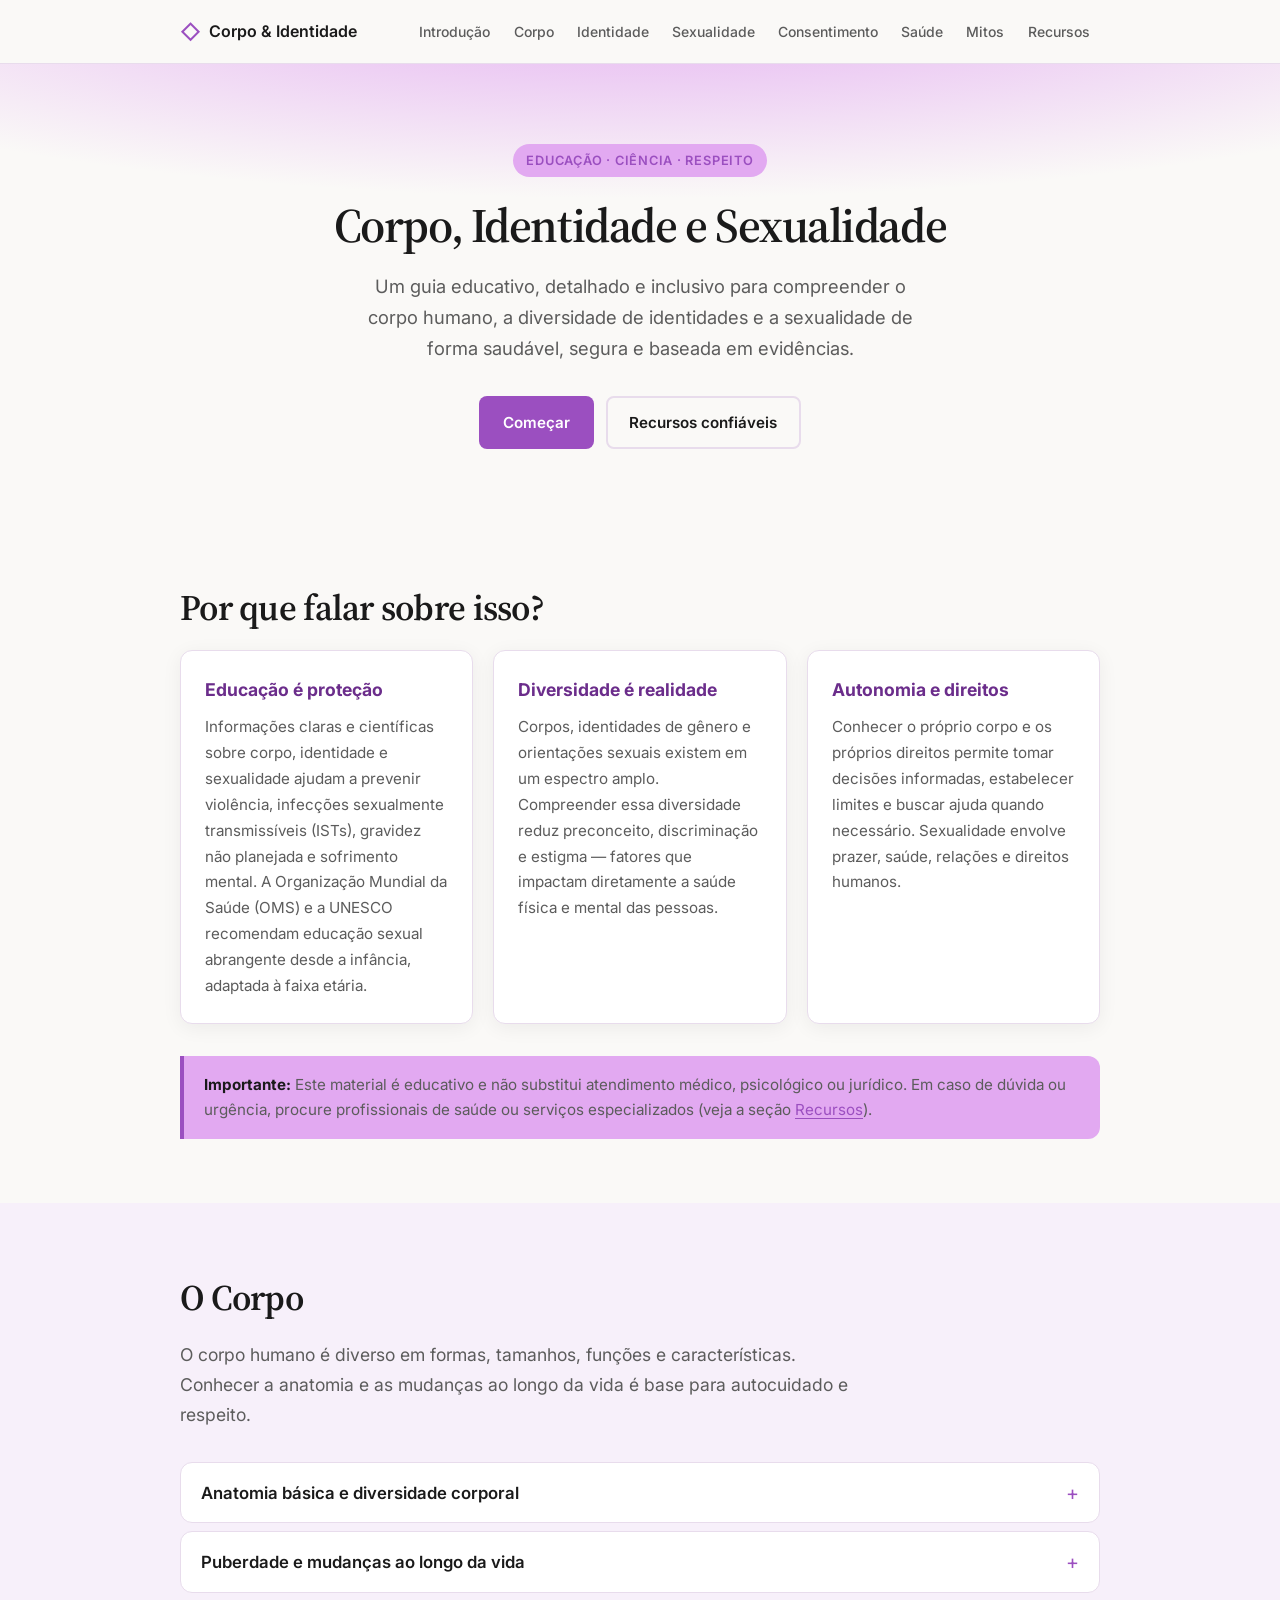
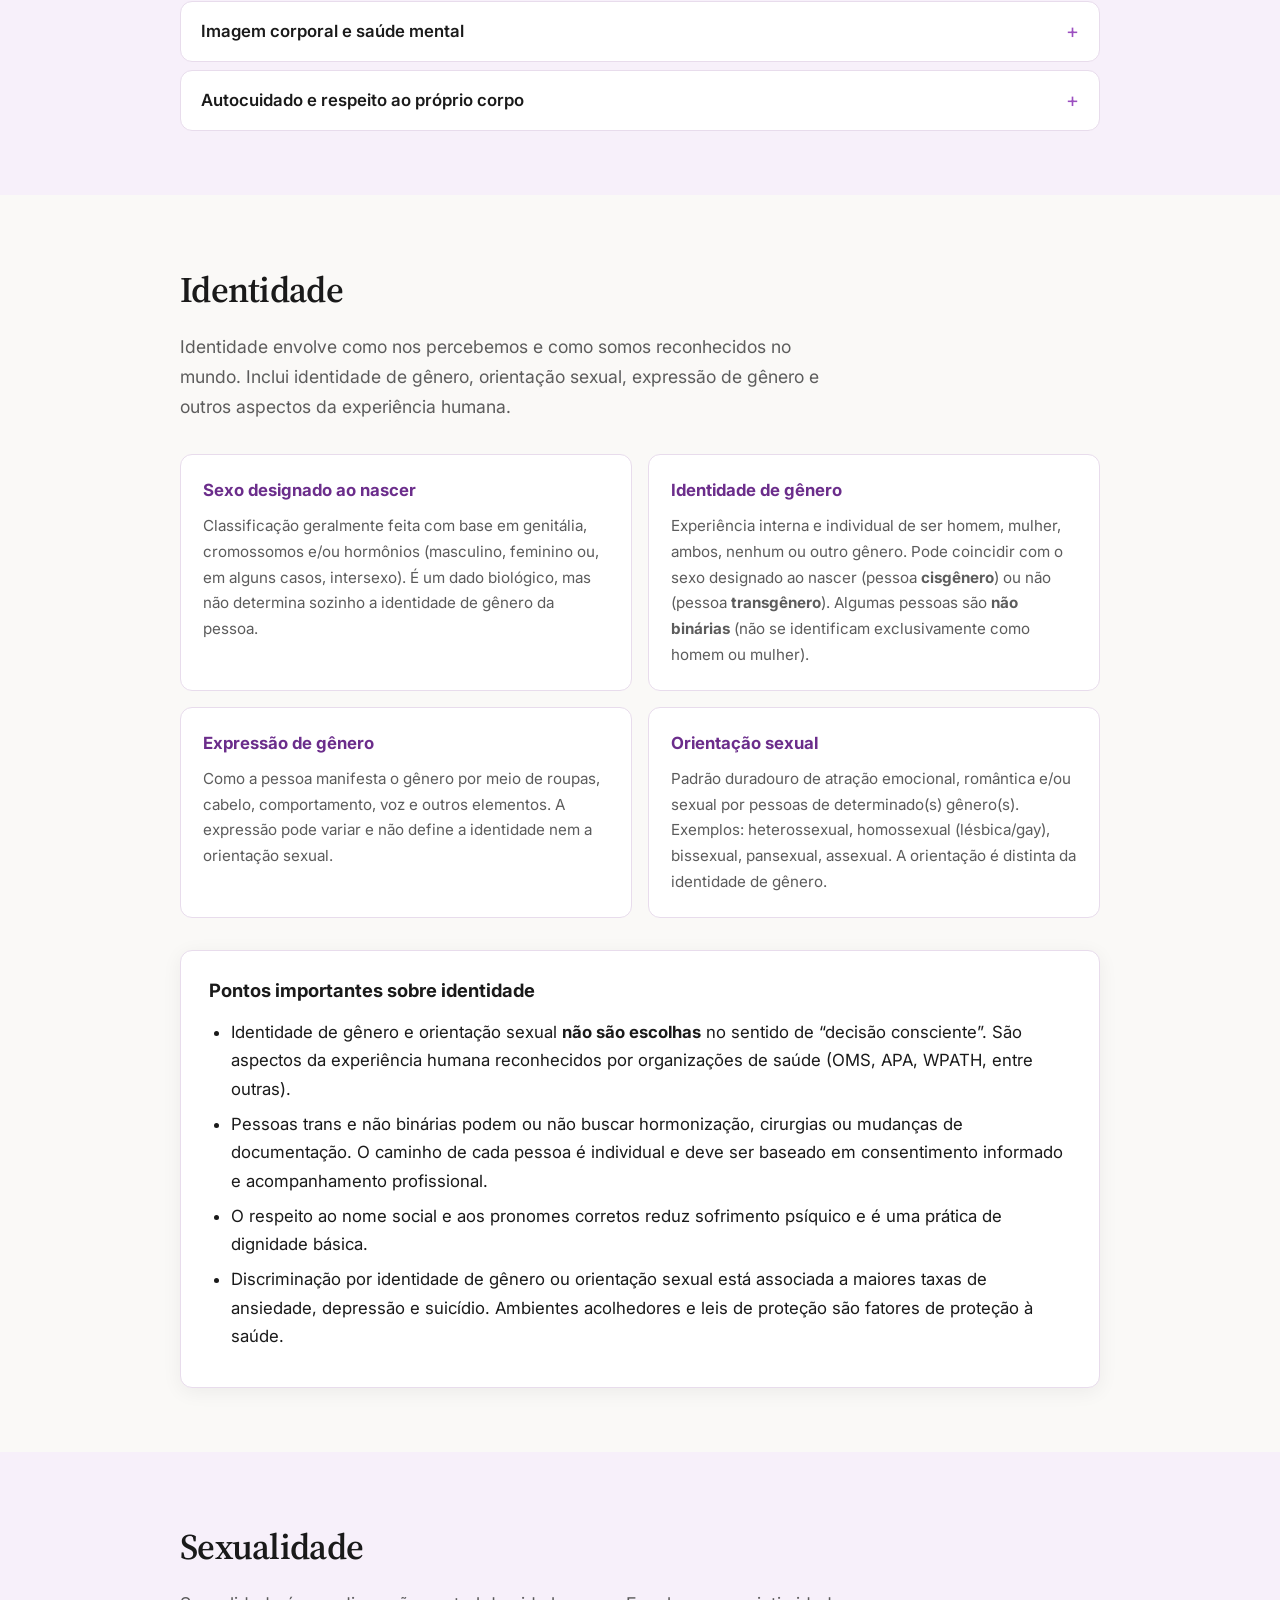
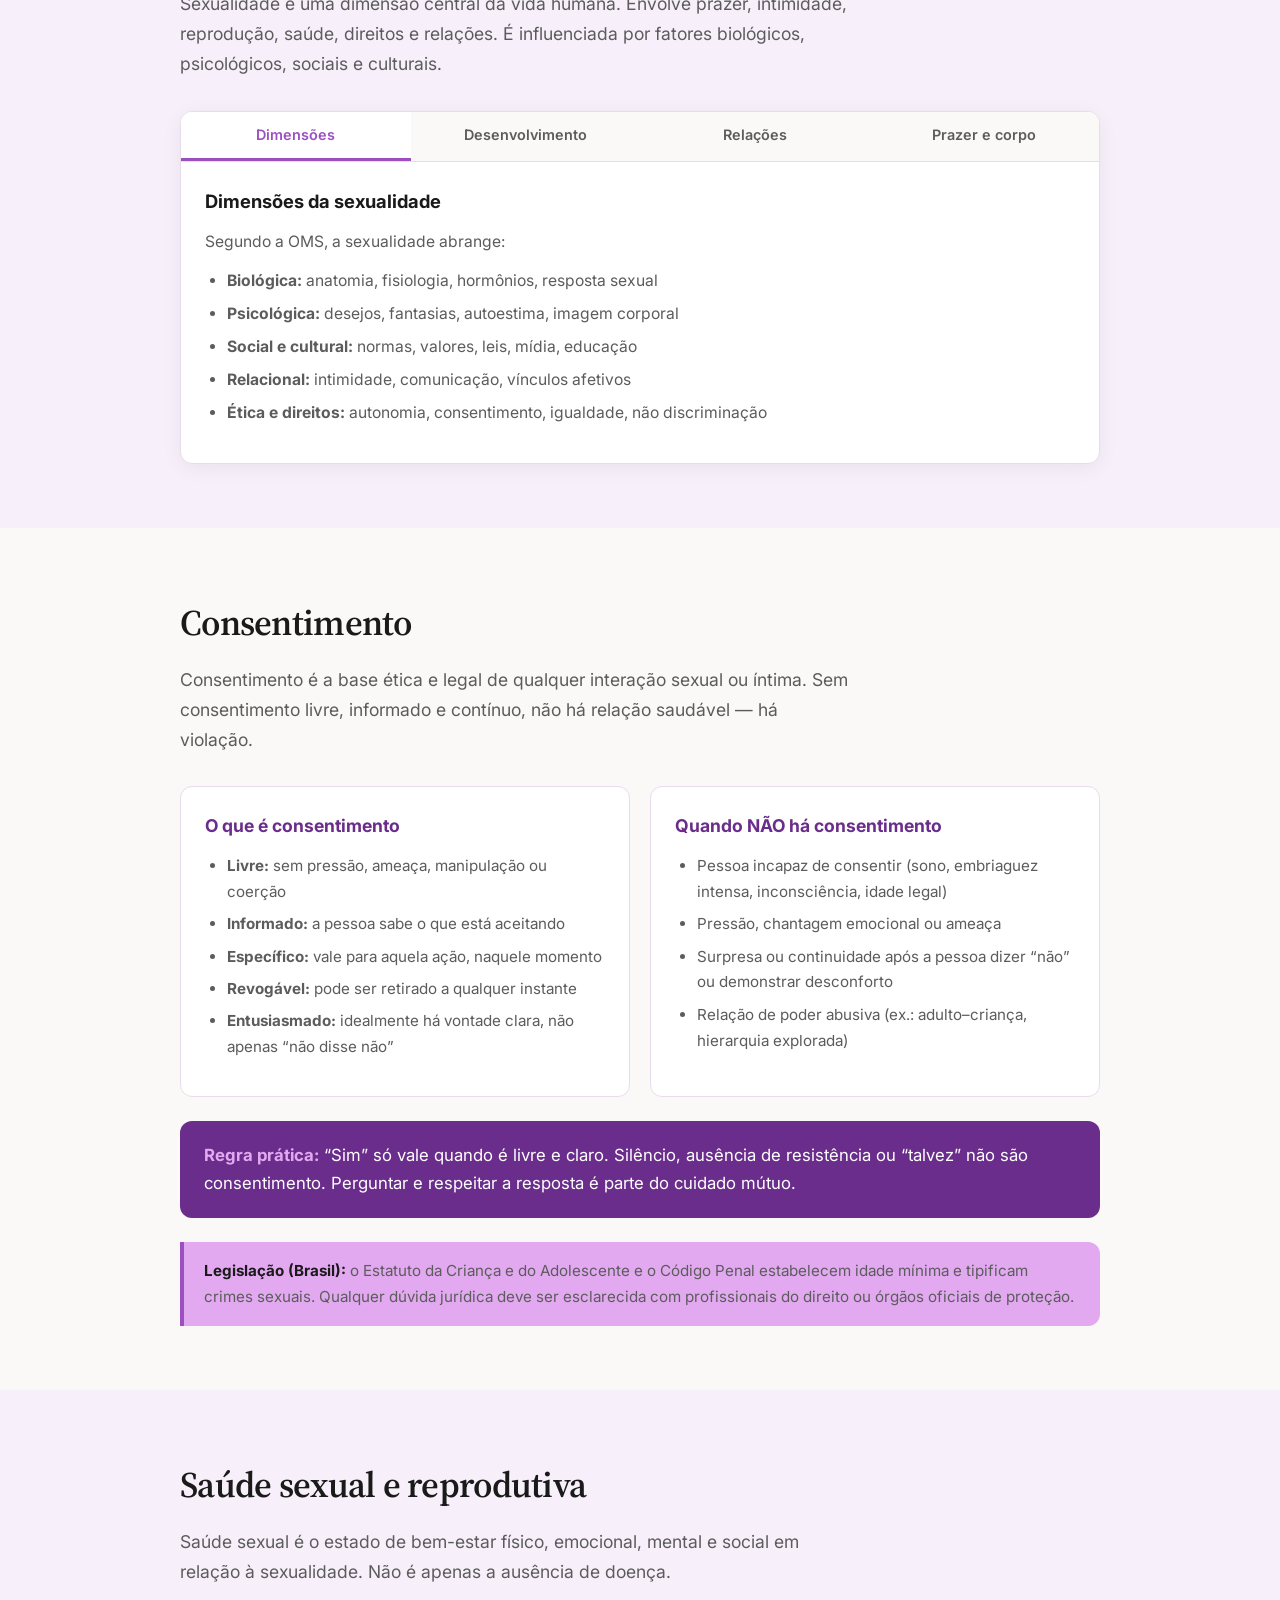
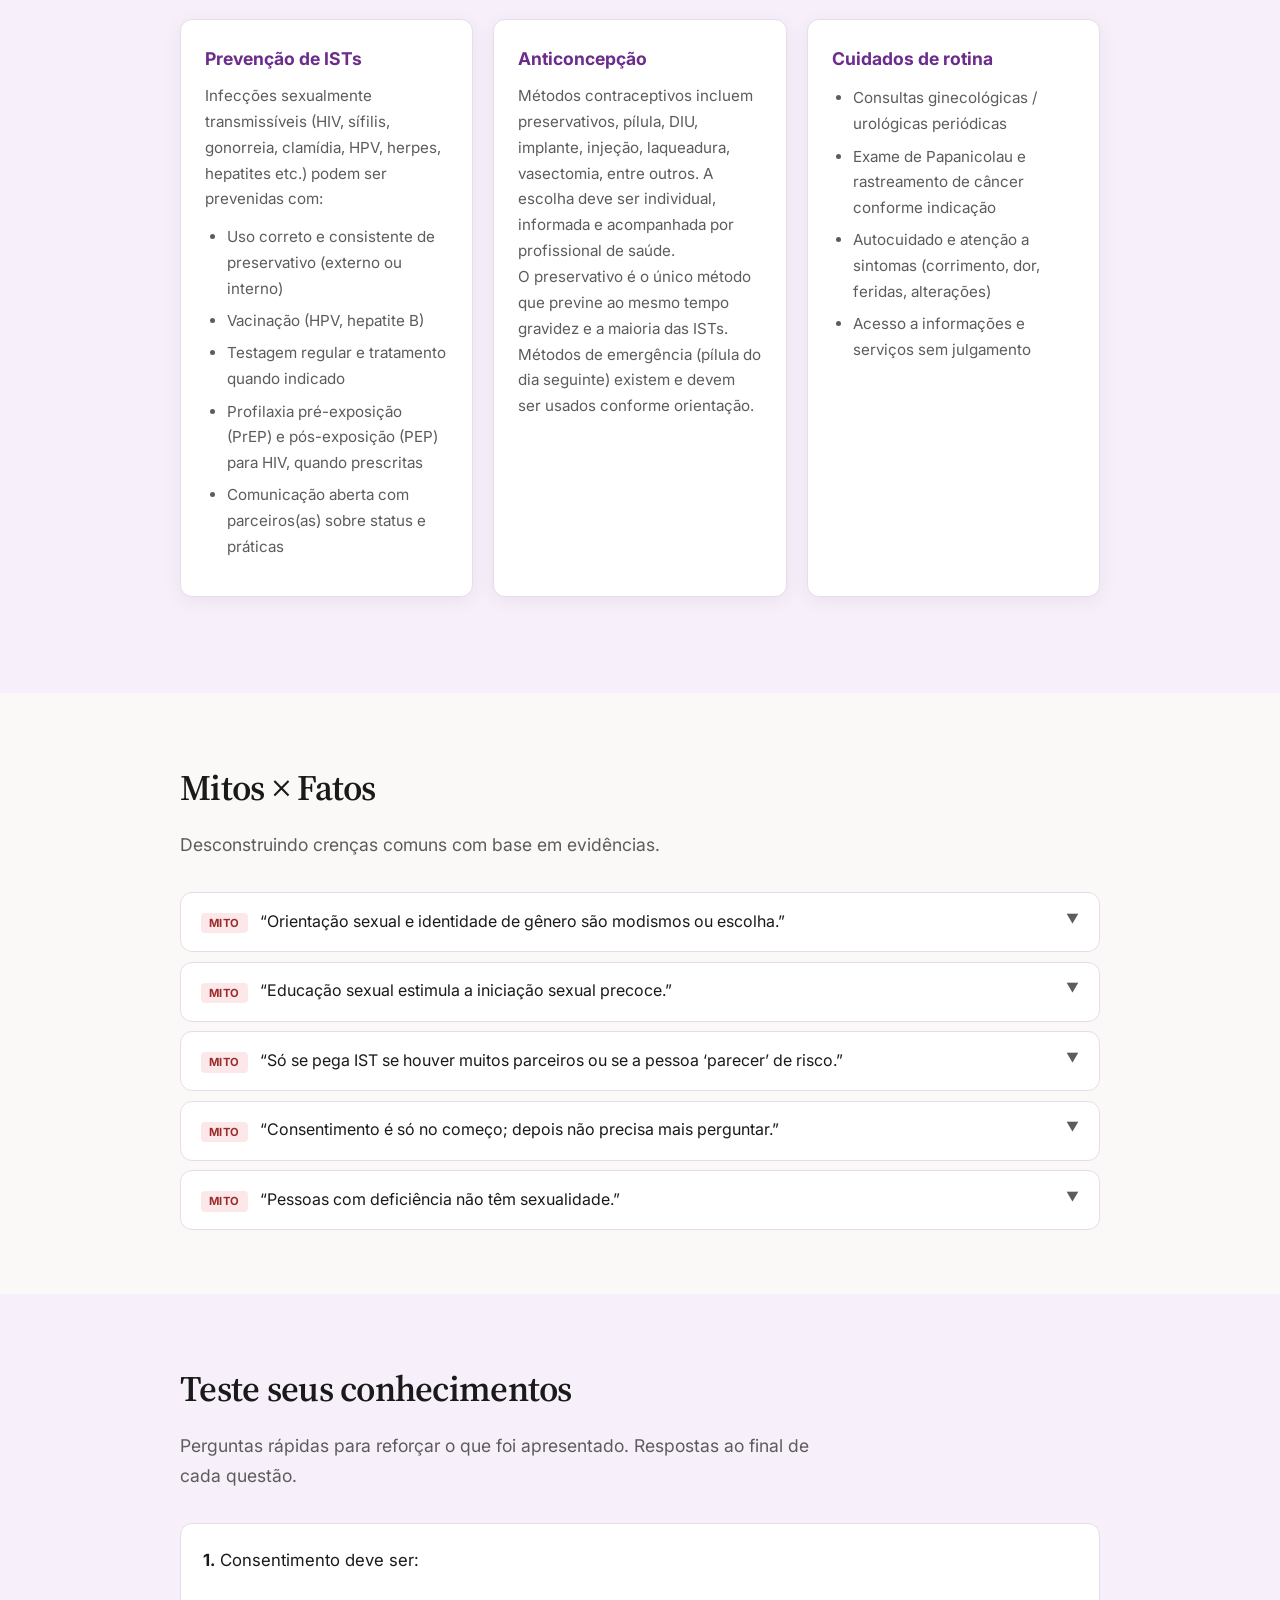
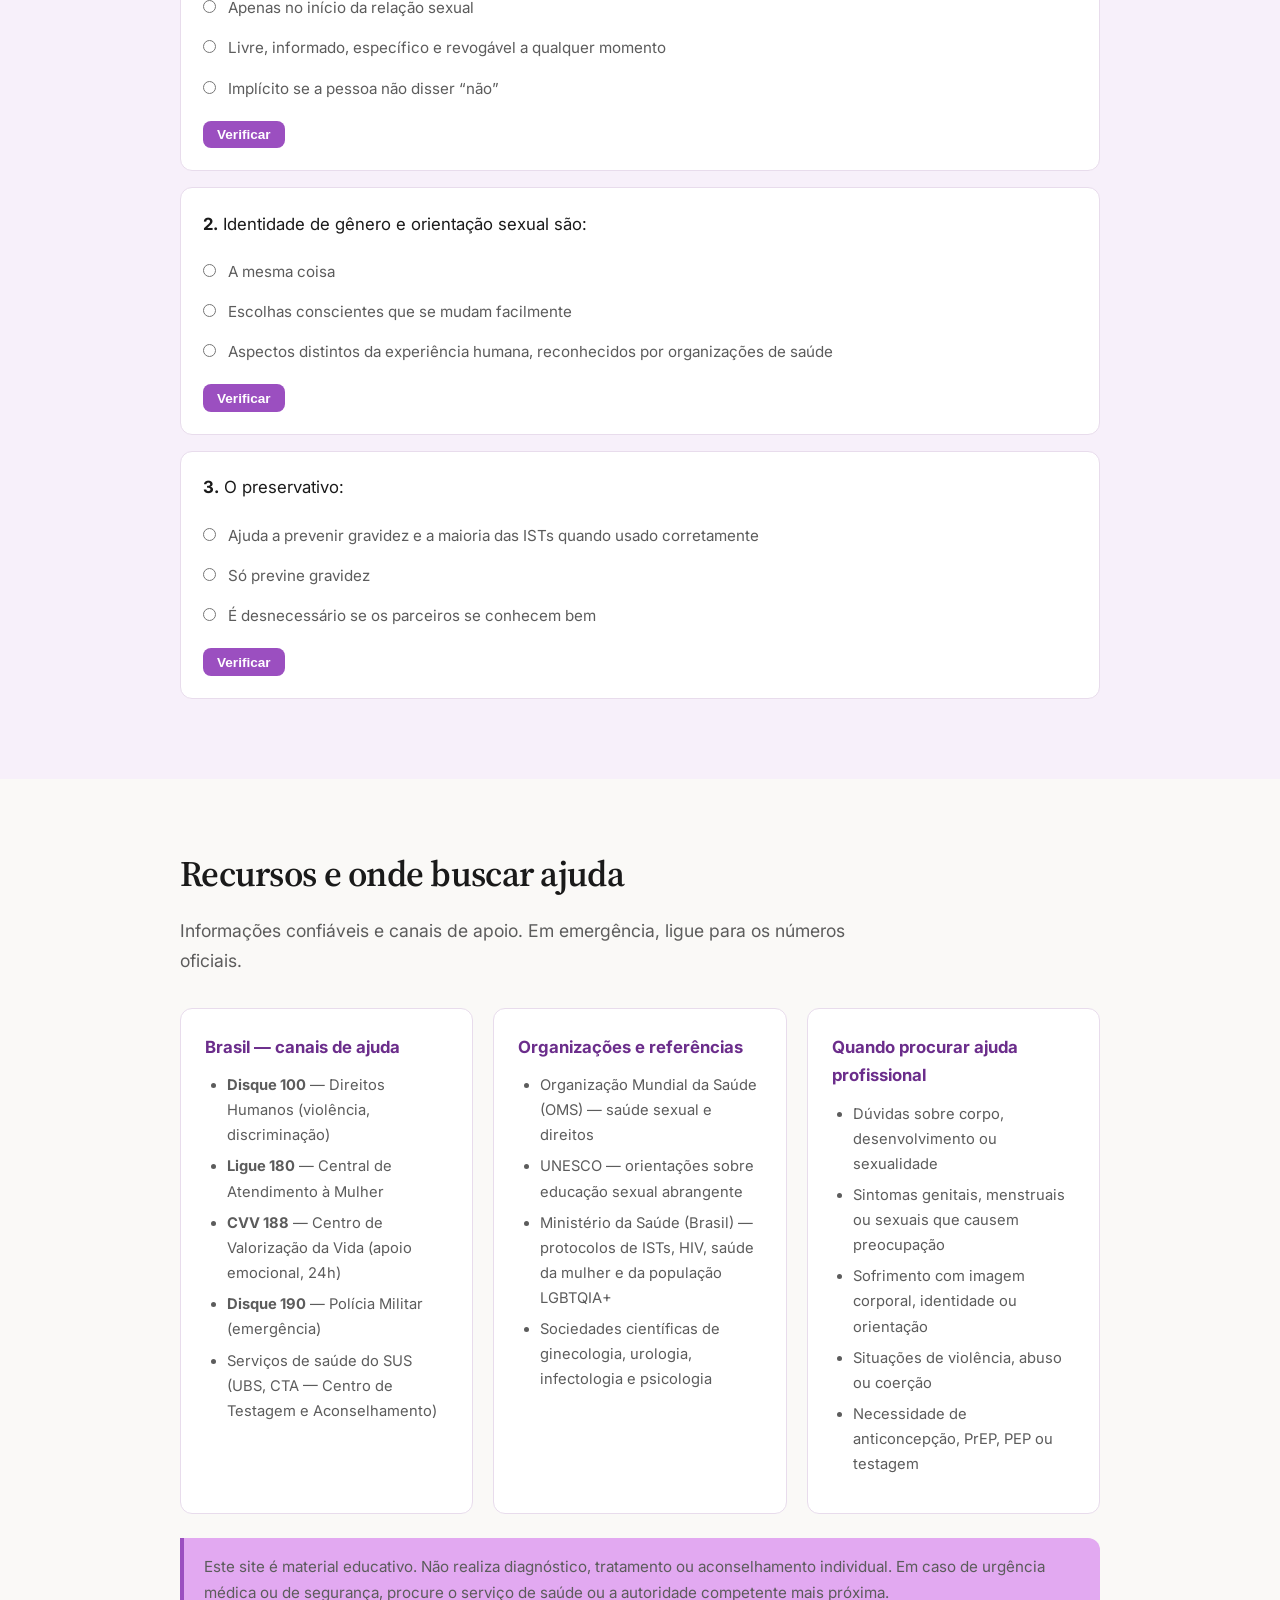
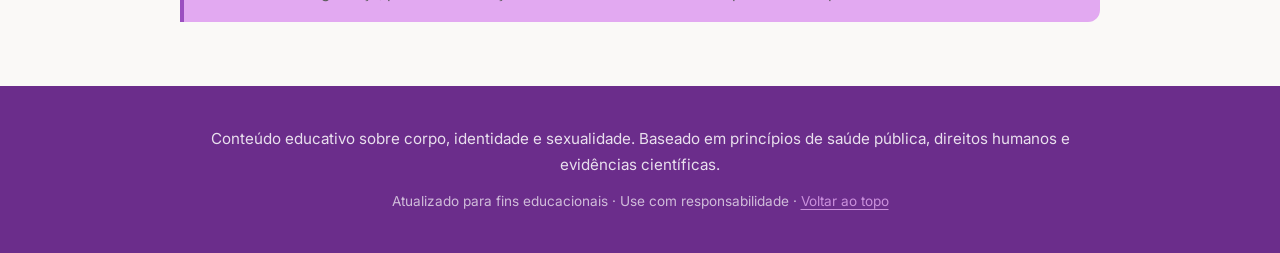
<file: Nova pasta (2)/index.html>
<!DOCTYPE html>
<html lang="pt-BR">
<head>
  <meta charset="UTF-8">
  <meta name="viewport" content="width=device-width, initial-scale=1.0">
  <meta name="description" content="Site educativo sobre corpo, identidade e sexualidade. Conteúdo científico, inclusivo e acessível.">
  <title>Corpo, Identidade e Sexualidade — Educação</title>
  <link rel="stylesheet" href="styles.css">
  <link rel="preconnect" href="https://fonts.googleapis.com">
  <link rel="preconnect" href="https://fonts.gstatic.com" crossorigin>
  <link href="https://fonts.googleapis.com/css2?family=Inter:wght@400;500;600;700&family=Source+Serif+4:opsz,wght@8..60,400;8..60,600&display=swap" rel="stylesheet">
</head>
<body>
  <!-- Navegação -->
  <header class="header" id="topo">
    <div class="container header-inner">
      <a href="#topo" class="logo">
        <span class="logo-icon" aria-hidden="true">◇</span>
        <span>Corpo & Identidade</span>
      </a>
      <button class="nav-toggle" id="navToggle" aria-label="Abrir menu" aria-expanded="false">
        <span></span><span></span><span></span>
      </button>
      <nav class="nav" id="mainNav">
        <a href="#introducao">Introdução</a>
        <a href="#corpo">Corpo</a>
        <a href="#identidade">Identidade</a>
        <a href="#sexualidade">Sexualidade</a>
        <a href="#consentimento">Consentimento</a>
        <a href="#saude">Saúde</a>
        <a href="#mitos">Mitos</a>
        <a href="#recursos">Recursos</a>
      </nav>
    </div>
  </header>

  <main>
    <!-- Hero -->
    <section class="hero">
      <div class="container">
        <p class="hero-badge">Educação · Ciência · Respeito</p>
        <h1>Corpo, Identidade e Sexualidade</h1>
        <p class="hero-subtitle">
          Um guia educativo, detalhado e inclusivo para compreender o corpo humano,
          a diversidade de identidades e a sexualidade de forma saudável, segura e baseada em evidências.
        </p>
        <div class="hero-actions">
          <a href="#introducao" class="btn btn-primary">Começar</a>
          <a href="#recursos" class="btn btn-outline">Recursos confiáveis</a>
        </div>
      </div>
    </section>

    <!-- Introdução -->
    <section id="introducao" class="section">
      <div class="container">
        <h2>Por que falar sobre isso?</h2>
        <div class="intro-grid">
          <div class="card">
            <h3>Educação é proteção</h3>
            <p>
              Informações claras e científicas sobre corpo, identidade e sexualidade ajudam
              a prevenir violência, infecções sexualmente transmissíveis (ISTs), gravidez não planejada
              e sofrimento mental. A Organização Mundial da Saúde (OMS) e a UNESCO recomendam
              educação sexual abrangente desde a infância, adaptada à faixa etária.
            </p>
          </div>
          <div class="card">
            <h3>Diversidade é realidade</h3>
            <p>
              Corpos, identidades de gênero e orientações sexuais existem em um espectro amplo.
              Compreender essa diversidade reduz preconceito, discriminação e estigma —
              fatores que impactam diretamente a saúde física e mental das pessoas.
            </p>
          </div>
          <div class="card">
            <h3>Autonomia e direitos</h3>
            <p>
              Conhecer o próprio corpo e os próprios direitos permite tomar decisões
              informadas, estabelecer limites e buscar ajuda quando necessário.
              Sexualidade envolve prazer, saúde, relações e direitos humanos.
            </p>
          </div>
        </div>
        <div class="note">
          <strong>Importante:</strong> Este material é educativo e não substitui atendimento médico,
          psicológico ou jurídico. Em caso de dúvida ou urgência, procure profissionais de saúde
          ou serviços especializados (veja a seção <a href="#recursos">Recursos</a>).
        </div>
      </div>
    </section>

    <!-- CORPO -->
    <section id="corpo" class="section section-alt">
      <div class="container">
        <h2>O Corpo</h2>
        <p class="section-lead">
          O corpo humano é diverso em formas, tamanhos, funções e características.
          Conhecer a anatomia e as mudanças ao longo da vida é base para autocuidado e respeito.
        </p>

        <div class="accordion" data-accordion>
          <div class="accordion-item">
            <button class="accordion-header" aria-expanded="false">
              <span>Anatomia básica e diversidade corporal</span>
              <span class="accordion-icon">+</span>
            </button>
            <div class="accordion-content">
              <p>
                O corpo humano possui sistemas (reprodutor, endócrino, nervoso, etc.) que interagem
                de forma complexa. Características sexuais primárias (órgãos genitais internos e externos)
                e secundárias (pelos, voz, distribuição de gordura, mamas, etc.) variam amplamente
                entre indivíduos — inclusive dentro do mesmo sexo biológico designado ao nascer.
              </p>
              <p>
                <strong>Intersexo:</strong> algumas pessoas nascem com variações nas características
                sexuais (cromossomos, hormônios, genitália) que não se encaixam perfeitamente
                nas categorias binárias “macho” ou “fêmea”. Isso é uma variação natural da biologia
                humana e não é uma patologia em si. Decisões sobre intervenções médicas em bebês
                e crianças intersexo devem priorizar o bem-estar e, sempre que possível, o consentimento
                informado da pessoa ao longo da vida.
              </p>
              <p>
                Corpos também variam por idade, genética, nutrição, atividade física, condições
                de saúde e deficiências. Não existe um “corpo ideal” único. A diversidade corporal
                é a norma biológica e social.
              </p>
            </div>
          </div>

          <div class="accordion-item">
            <button class="accordion-header" aria-expanded="false">
              <span>Puberdade e mudanças ao longo da vida</span>
              <span class="accordion-icon">+</span>
            </button>
            <div class="accordion-content">
              <p>
                A <strong>puberdade</strong> é o período de transição da infância para a vida adulta
                sexualmente madura, geralmente entre 8–14 anos (pode variar). É impulsionada por
                hormônios (estrogênio, testosterona, entre outros) e envolve:
              </p>
              <ul>
                <li>Crescimento acelerado e mudanças na composição corporal</li>
                <li>Desenvolvimento de características sexuais secundárias</li>
                <li>Início da menstruação (menarca) ou da espermatogênese</li>
                <li>Mudanças emocionais e cognitivas</li>
              </ul>
              <p>
                Ao longo da vida adulta, o corpo continua mudando: ciclos menstruais, gravidez
                e pós-parto, andropausa/menopausa, envelhecimento. Todas essas fases fazem parte
                da fisiologia humana e merecem informação e cuidado adequados.
              </p>
            </div>
          </div>

          <div class="accordion-item">
            <button class="accordion-header" aria-expanded="false">
              <span>Imagem corporal e saúde mental</span>
              <span class="accordion-icon">+</span>
            </button>
            <div class="accordion-content">
              <p>
                A <strong>imagem corporal</strong> é a percepção e os sentimentos que uma pessoa
                tem em relação ao próprio corpo. Ela é influenciada por mídia, família, pares,
                cultura e experiências pessoais. Insatisfação corporal intensa está associada
                a transtornos alimentares, depressão, ansiedade e comportamentos de risco.
              </p>
              <p>
                Estratégias saudáveis incluem: reduzir exposição a padrões irreais de beleza,
                praticar movimento por prazer (não apenas por aparência), buscar apoio psicológico
                quando a insatisfação causa sofrimento, e valorizar o corpo pelas suas funções
                e capacidades, não só pela estética.
              </p>
            </div>
          </div>

          <div class="accordion-item">
            <button class="accordion-header" aria-expanded="false">
              <span>Autocuidado e respeito ao próprio corpo</span>
              <span class="accordion-icon">+</span>
            </button>
            <div class="accordion-content">
              <ul>
                <li>Higiene adequada (incluindo higiene íntima sem excessos que alterem o pH natural)</li>
                <li>Alimentação equilibrada e sono regular</li>
                <li>Atividade física adaptada às possibilidades de cada pessoa</li>
                <li>Consultas médicas preventivas (ginecologia, urologia, clínica geral etc.)</li>
                <li>Reconhecimento de sinais de alerta (dor, sangramento anormal, lesões, mudanças súbitas)</li>
                <li>Direito de dizer “não” a qualquer toque ou procedimento não consentido</li>
              </ul>
            </div>
          </div>
        </div>
      </div>
    </section>

    <!-- IDENTIDADE -->
    <section id="identidade" class="section">
      <div class="container">
        <h2>Identidade</h2>
        <p class="section-lead">
          Identidade envolve como nos percebemos e como somos reconhecidos no mundo.
          Inclui identidade de gênero, orientação sexual, expressão de gênero e outros aspectos
          da experiência humana.
        </p>

        <div class="defs-grid">
          <article class="def-card">
            <h3>Sexo designado ao nascer</h3>
            <p>
              Classificação geralmente feita com base em genitália, cromossomos e/ou hormônios
              (masculino, feminino ou, em alguns casos, intersexo). É um dado biológico,
              mas não determina sozinho a identidade de gênero da pessoa.
            </p>
          </article>
          <article class="def-card">
            <h3>Identidade de gênero</h3>
            <p>
              Experiência interna e individual de ser homem, mulher, ambos, nenhum ou outro
              gênero. Pode coincidir com o sexo designado ao nascer (pessoa <strong>cisgênero</strong>)
              ou não (pessoa <strong>transgênero</strong>). Algumas pessoas são <strong>não binárias</strong>
              (não se identificam exclusivamente como homem ou mulher).
            </p>
          </article>
          <article class="def-card">
            <h3>Expressão de gênero</h3>
            <p>
              Como a pessoa manifesta o gênero por meio de roupas, cabelo, comportamento,
              voz e outros elementos. A expressão pode variar e não define a identidade
              nem a orientação sexual.
            </p>
          </article>
          <article class="def-card">
            <h3>Orientação sexual</h3>
            <p>
              Padrão duradouro de atração emocional, romântica e/ou sexual por pessoas
              de determinado(s) gênero(s). Exemplos: heterossexual, homossexual (lésbica/gay),
              bissexual, pansexual, assexual. A orientação é distinta da identidade de gênero.
            </p>
          </article>
        </div>

        <div class="info-box">
          <h3>Pontos importantes sobre identidade</h3>
          <ul>
            <li>
              Identidade de gênero e orientação sexual <strong>não são escolhas</strong> no sentido
              de “decisão consciente”. São aspectos da experiência humana reconhecidos por
              organizações de saúde (OMS, APA, WPATH, entre outras).
            </li>
            <li>
              Pessoas trans e não binárias podem ou não buscar hormonização, cirurgias
              ou mudanças de documentação. O caminho de cada pessoa é individual e deve
              ser baseado em consentimento informado e acompanhamento profissional.
            </li>
            <li>
              O respeito ao nome social e aos pronomes corretos reduz sofrimento psíquico
              e é uma prática de dignidade básica.
            </li>
            <li>
              Discriminação por identidade de gênero ou orientação sexual está associada
              a maiores taxas de ansiedade, depressão e suicídio. Ambientes acolhedores
              e leis de proteção são fatores de proteção à saúde.
            </li>
          </ul>
        </div>
      </div>
    </section>

    <!-- SEXUALIDADE -->
    <section id="sexualidade" class="section section-alt">
      <div class="container">
        <h2>Sexualidade</h2>
        <p class="section-lead">
          Sexualidade é uma dimensão central da vida humana. Envolve prazer, intimidade,
          reprodução, saúde, direitos e relações. É influenciada por fatores biológicos,
          psicológicos, sociais e culturais.
        </p>

        <div class="tabs" data-tabs>
          <div class="tabs-nav" role="tablist">
            <button class="tab-btn active" role="tab" aria-selected="true" data-tab="tab-1">Dimensões</button>
            <button class="tab-btn" role="tab" aria-selected="false" data-tab="tab-2">Desenvolvimento</button>
            <button class="tab-btn" role="tab" aria-selected="false" data-tab="tab-3">Relações</button>
            <button class="tab-btn" role="tab" aria-selected="false" data-tab="tab-4">Prazer e corpo</button>
          </div>
          <div class="tabs-content">
            <div class="tab-panel active" id="tab-1" role="tabpanel">
              <h3>Dimensões da sexualidade</h3>
              <p>Segundo a OMS, a sexualidade abrange:</p>
              <ul>
                <li><strong>Biológica:</strong> anatomia, fisiologia, hormônios, resposta sexual</li>
                <li><strong>Psicológica:</strong> desejos, fantasias, autoestima, imagem corporal</li>
                <li><strong>Social e cultural:</strong> normas, valores, leis, mídia, educação</li>
                <li><strong>Relacional:</strong> intimidade, comunicação, vínculos afetivos</li>
                <li><strong>Ética e direitos:</strong> autonomia, consentimento, igualdade, não discriminação</li>
              </ul>
            </div>
            <div class="tab-panel" id="tab-2" role="tabpanel">
              <h3>Desenvolvimento ao longo da vida</h3>
              <p>
                A sexualidade não começa na adolescência. Crianças exploram o corpo de forma
                natural (curiosidade, masturbação infantil). Na adolescência, o desejo e a
                atração se intensificam. Na vida adulta e na velhice, a sexualidade continua
                presente, embora possa mudar em forma e intensidade.
              </p>
              <p>
                Educação sexual adequada à idade ajuda a proteger crianças e adolescentes
                de abuso, a reduzir comportamentos de risco e a promover relações mais
                igualitárias e respeitosas.
              </p>
            </div>
            <div class="tab-panel" id="tab-3" role="tabpanel">
              <h3>Relações e comunicação</h3>
              <p>
                Relacionamentos saudáveis — sejam eles monogâmicos, não monogâmicos,
                casuais ou de longo prazo — se baseiam em comunicação, respeito mútuo,
                honestidade e consentimento contínuo. Expectativas, limites e desejos
                devem ser conversados de forma clara.
              </p>
              <p>
                Violência nas relações (física, sexual, psicológica, econômica) é um
                problema de saúde pública. Ninguém deve permanecer em uma relação que
                cause medo, humilhação ou dano. Há serviços de apoio (veja Recursos).
              </p>
            </div>
            <div class="tab-panel" id="tab-4" role="tabpanel">
              <h3>Prazer, corpo e diversidade</h3>
              <p>
                O prazer sexual é uma parte legítima da saúde sexual. A resposta sexual
                humana (desejo, excitação, orgasmo, resolução) varia entre pessoas e ao
                longo da vida. Não existe um “modelo único” de excitação ou orgasmo.
              </p>
              <p>
                Masturbação, quando feita de forma segura e consentida (consigo mesmo),
                é uma prática normal e pode ajudar no autoconhecimento. Práticas sexuais
                entre pessoas adultas e capazes de consentir são variadas; o essencial
                é segurança, higiene e respeito aos limites de todas as partes.
              </p>
            </div>
          </div>
        </div>
      </div>
    </section>

    <!-- CONSENTIMENTO -->
    <section id="consentimento" class="section">
      <div class="container">
        <h2>Consentimento</h2>
        <p class="section-lead">
          Consentimento é a base ética e legal de qualquer interação sexual ou íntima.
          Sem consentimento livre, informado e contínuo, não há relação saudável —
          há violação.
        </p>

        <div class="consent-grid">
          <div class="consent-card">
            <h3>O que é consentimento</h3>
            <ul>
              <li><strong>Livre:</strong> sem pressão, ameaça, manipulação ou coerção</li>
              <li><strong>Informado:</strong> a pessoa sabe o que está aceitando</li>
              <li><strong>Específico:</strong> vale para aquela ação, naquele momento</li>
              <li><strong>Revogável:</strong> pode ser retirado a qualquer instante</li>
              <li><strong>Entusiasmado:</strong> idealmente há vontade clara, não apenas “não disse não”</li>
            </ul>
          </div>
          <div class="consent-card">
            <h3>Quando NÃO há consentimento</h3>
            <ul>
              <li>Pessoa incapaz de consentir (sono, embriaguez intensa, inconsciência, idade legal)</li>
              <li>Pressão, chantagem emocional ou ameaça</li>
              <li>Surpresa ou continuidade após a pessoa dizer “não” ou demonstrar desconforto</li>
              <li>Relação de poder abusiva (ex.: adulto–criança, hierarquia explorada)</li>
            </ul>
          </div>
        </div>

        <div class="highlight-box">
          <p>
            <strong>Regra prática:</strong> “Sim” só vale quando é livre e claro.
            Silêncio, ausência de resistência ou “talvez” não são consentimento.
            Perguntar e respeitar a resposta é parte do cuidado mútuo.
          </p>
        </div>

        <div class="note">
          <strong>Legislação (Brasil):</strong> o Estatuto da Criança e do Adolescente
          e o Código Penal estabelecem idade mínima e tipificam crimes sexuais.
          Qualquer dúvida jurídica deve ser esclarecida com profissionais do direito
          ou órgãos oficiais de proteção.
        </div>
      </div>
    </section>

    <!-- SAÚDE SEXUAL -->
    <section id="saude" class="section section-alt">
      <div class="container">
        <h2>Saúde sexual e reprodutiva</h2>
        <p class="section-lead">
          Saúde sexual é o estado de bem-estar físico, emocional, mental e social
          em relação à sexualidade. Não é apenas a ausência de doença.
        </p>

        <div class="cards-3">
          <div class="card">
            <h3>Prevenção de ISTs</h3>
            <p>
              Infecções sexualmente transmissíveis (HIV, sífilis, gonorreia, clamídia,
              HPV, herpes, hepatites etc.) podem ser prevenidas com:
            </p>
            <ul>
              <li>Uso correto e consistente de preservativo (externo ou interno)</li>
              <li>Vacinação (HPV, hepatite B)</li>
              <li>Testagem regular e tratamento quando indicado</li>
              <li>Profilaxia pré-exposição (PrEP) e pós-exposição (PEP) para HIV, quando prescritas</li>
              <li>Comunicação aberta com parceiros(as) sobre status e práticas</li>
            </ul>
          </div>
          <div class="card">
            <h3>Anticoncepção</h3>
            <p>
              Métodos contraceptivos incluem preservativos, pílula, DIU, implante,
              injeção, laqueadura, vasectomia, entre outros. A escolha deve ser
              individual, informada e acompanhada por profissional de saúde.
            </p>
            <p>
              O preservativo é o único método que previne ao mesmo tempo gravidez
              e a maioria das ISTs. Métodos de emergência (pílula do dia seguinte)
              existem e devem ser usados conforme orientação.
            </p>
          </div>
          <div class="card">
            <h3>Cuidados de rotina</h3>
            <ul>
              <li>Consultas ginecológicas / urológicas periódicas</li>
              <li>Exame de Papanicolau e rastreamento de câncer conforme indicação</li>
              <li>Autocuidado e atenção a sintomas (corrimento, dor, feridas, alterações)</li>
              <li>Acesso a informações e serviços sem julgamento</li>
            </ul>
          </div>
        </div>
      </div>
    </section>

    <!-- MITOS -->
    <section id="mitos" class="section">
      <div class="container">
        <h2>Mitos × Fatos</h2>
        <p class="section-lead">Desconstruindo crenças comuns com base em evidências.</p>

        <div class="myth-list" data-myths>
          <div class="myth-item">
            <button class="myth-question" aria-expanded="false">
              <span class="myth-label">Mito</span>
              <span>“Orientação sexual e identidade de gênero são modismos ou escolha.”</span>
              <span class="myth-toggle">▼</span>
            </button>
            <div class="myth-answer">
              <span class="fact-label">Fato</span>
              <p>
                Organizações científicas (OMS, Associação Americana de Psicologia, entre outras)
                reconhecem a diversidade de orientações e identidades como parte da variação
                humana. Tentativas de “mudar” orientação ou identidade (as chamadas “terapias
                de conversão”) são ineficazes e potencialmente prejudiciais, e são condenadas
                por diversas entidades de saúde.
              </p>
            </div>
          </div>

          <div class="myth-item">
            <button class="myth-question" aria-expanded="false">
              <span class="myth-label">Mito</span>
              <span>“Educação sexual estimula a iniciação sexual precoce.”</span>
              <span class="myth-toggle">▼</span>
            </button>
            <div class="myth-answer">
              <span class="fact-label">Fato</span>
              <p>
                Revisões sistemáticas e orientações da UNESCO e OMS indicam que educação
                sexual abrangente tende a atrasar a iniciação sexual, aumentar o uso de
                proteção e reduzir gravidez na adolescência e ISTs — quando bem implementada
                e adaptada à idade.
              </p>
            </div>
          </div>

          <div class="myth-item">
            <button class="myth-question" aria-expanded="false">
              <span class="myth-label">Mito</span>
              <span>“Só se pega IST se houver muitos parceiros ou se a pessoa ‘parecer’ de risco.”</span>
              <span class="myth-toggle">▼</span>
            </button>
            <div class="myth-answer">
              <span class="fact-label">Fato</span>
              <p>
                Qualquer pessoa sexualmente ativa pode adquirir uma IST. Aparência, número
                de parceiros ou orientação não determinam sozinhos o risco. O que reduz o
                risco são práticas de prevenção, testagem e tratamento.
              </p>
            </div>
          </div>

          <div class="myth-item">
            <button class="myth-question" aria-expanded="false">
              <span class="myth-label">Mito</span>
              <span>“Consentimento é só no começo; depois não precisa mais perguntar.”</span>
              <span class="myth-toggle">▼</span>
            </button>
            <div class="myth-answer">
              <span class="fact-label">Fato</span>
              <p>
                Consentimento é contínuo. A pessoa pode mudar de ideia a qualquer momento.
                Continuar após o “não” (verbal ou não verbal claro) configura violação.
              </p>
            </div>
          </div>

          <div class="myth-item">
            <button class="myth-question" aria-expanded="false">
              <span class="myth-label">Mito</span>
              <span>“Pessoas com deficiência não têm sexualidade.”</span>
              <span class="myth-toggle">▼</span>
            </button>
            <div class="myth-answer">
              <span class="fact-label">Fato</span>
              <p>
                Pessoas com deficiência têm direito à sexualidade, à informação e ao
                respeito. Acessibilidade, comunicação adaptada e combate ao capacitismo
                são fundamentais para que esse direito seja exercido com segurança e autonomia.
              </p>
            </div>
          </div>
        </div>
      </div>
    </section>

    <!-- QUIZ -->
    <section id="quiz" class="section section-alt">
      <div class="container">
        <h2>Teste seus conhecimentos</h2>
        <p class="section-lead">Perguntas rápidas para reforçar o que foi apresentado. Respostas ao final de cada questão.</p>

        <div class="quiz" id="quizContainer">
          <div class="quiz-item" data-correct="b">
            <p class="quiz-q"><strong>1.</strong> Consentimento deve ser:</p>
            <label><input type="radio" name="q1" value="a"> Apenas no início da relação sexual</label>
            <label><input type="radio" name="q1" value="b"> Livre, informado, específico e revogável a qualquer momento</label>
            <label><input type="radio" name="q1" value="c"> Implícito se a pessoa não disser “não”</label>
            <button class="btn btn-small quiz-check">Verificar</button>
            <p class="quiz-feedback" hidden></p>
          </div>

          <div class="quiz-item" data-correct="c">
            <p class="quiz-q"><strong>2.</strong> Identidade de gênero e orientação sexual são:</p>
            <label><input type="radio" name="q2" value="a"> A mesma coisa</label>
            <label><input type="radio" name="q2" value="b"> Escolhas conscientes que se mudam facilmente</label>
            <label><input type="radio" name="q2" value="c"> Aspectos distintos da experiência humana, reconhecidos por organizações de saúde</label>
            <button class="btn btn-small quiz-check">Verificar</button>
            <p class="quiz-feedback" hidden></p>
          </div>

          <div class="quiz-item" data-correct="a">
            <p class="quiz-q"><strong>3.</strong> O preservativo:</p>
            <label><input type="radio" name="q3" value="a"> Ajuda a prevenir gravidez e a maioria das ISTs quando usado corretamente</label>
            <label><input type="radio" name="q3" value="b"> Só previne gravidez</label>
            <label><input type="radio" name="q3" value="c"> É desnecessário se os parceiros se conhecem bem</label>
            <button class="btn btn-small quiz-check">Verificar</button>
            <p class="quiz-feedback" hidden></p>
          </div>
        </div>
      </div>
    </section>

    <!-- RECURSOS -->
    <section id="recursos" class="section">
      <div class="container">
        <h2>Recursos e onde buscar ajuda</h2>
        <p class="section-lead">
          Informações confiáveis e canais de apoio. Em emergência, ligue para os números oficiais.
        </p>

        <div class="resources-grid">
          <div class="resource-card">
            <h3>Brasil — canais de ajuda</h3>
            <ul>
              <li><strong>Disque 100</strong> — Direitos Humanos (violência, discriminação)</li>
              <li><strong>Ligue 180</strong> — Central de Atendimento à Mulher</li>
              <li><strong>CVV 188</strong> — Centro de Valorização da Vida (apoio emocional, 24h)</li>
              <li><strong>Disque 190</strong> — Polícia Militar (emergência)</li>
              <li>Serviços de saúde do SUS (UBS, CTA — Centro de Testagem e Aconselhamento)</li>
            </ul>
          </div>
          <div class="resource-card">
            <h3>Organizações e referências</h3>
            <ul>
              <li>Organização Mundial da Saúde (OMS) — saúde sexual e direitos</li>
              <li>UNESCO — orientações sobre educação sexual abrangente</li>
              <li>Ministério da Saúde (Brasil) — protocolos de ISTs, HIV, saúde da mulher e da população LGBTQIA+</li>
              <li>Sociedades científicas de ginecologia, urologia, infectologia e psicologia</li>
            </ul>
          </div>
          <div class="resource-card">
            <h3>Quando procurar ajuda profissional</h3>
            <ul>
              <li>Dúvidas sobre corpo, desenvolvimento ou sexualidade</li>
              <li>Sintomas genitais, menstruais ou sexuais que causem preocupação</li>
              <li>Sofrimento com imagem corporal, identidade ou orientação</li>
              <li>Situações de violência, abuso ou coerção</li>
              <li>Necessidade de anticoncepção, PrEP, PEP ou testagem</li>
            </ul>
          </div>
        </div>

        <div class="note">
          Este site é material educativo. Não realiza diagnóstico, tratamento ou aconselhamento
          individual. Em caso de urgência médica ou de segurança, procure o serviço de saúde
          ou a autoridade competente mais próxima.
        </div>
      </div>
    </section>
  </main>

  <footer class="footer">
    <div class="container">
      <p>
        Conteúdo educativo sobre corpo, identidade e sexualidade.
        Baseado em princípios de saúde pública, direitos humanos e evidências científicas.
      </p>
      <p class="footer-meta">
        Atualizado para fins educacionais · Use com responsabilidade · 
        <a href="#topo">Voltar ao topo</a>
      </p>
    </div>
  </footer>

  <script src="script.js"></script>
</body>
</html>
</file>
<file: Nova pasta (2)/styles.css>
/* ===== Reset & base ===== */
*, *::before, *::after {
  box-sizing: border-box;
  margin: 0;
  padding: 0;
}

:root {
  --bg: #faf9f7;
  --bg-alt: #f7f0fa;
  --surface: #ffffff;
  --text: #1a1a1a;
  --text-muted: #5c5c5c;
  --accent: #9B4FC0;
  --accent-soft: #E2A9F1;
  --accent-dark: #6B2D8B;
  --border: #e8dcec;
  --danger: #9b2c2c;
  --success: #276749;
  --radius: 12px;
  --shadow: 0 4px 20px rgba(0, 0, 0, 0.06);
  --font-sans: "Inter", system-ui, -apple-system, sans-serif;
  --font-serif: "Source Serif 4", Georgia, serif;
  --max-width: 920px;
  --header-h: 64px;
}

html {
  scroll-behavior: smooth;
  scroll-padding-top: calc(var(--header-h) + 16px);
}

body {
  font-family: var(--font-sans);
  font-size: 1.05rem;
  line-height: 1.7;
  color: var(--text);
  background: var(--bg);
  -webkit-font-smoothing: antialiased;
}

img {
  max-width: 100%;
  height: auto;
}

a {
  color: var(--accent);
  text-decoration: underline;
  text-underline-offset: 3px;
}

a:hover {
  color: var(--accent-dark);
}

ul {
  padding-left: 1.35rem;
  margin: 0.75rem 0;
}

li {
  margin-bottom: 0.4rem;
}

/* ===== Layout ===== */
.container {
  width: min(100% - 2rem, var(--max-width));
  margin-inline: auto;
}

.section {
  padding: 4rem 0;
}

.section-alt {
  background: var(--bg-alt);
}

.section h2 {
  font-family: var(--font-serif);
  font-size: clamp(1.75rem, 4vw, 2.25rem);
  font-weight: 600;
  margin-bottom: 0.75rem;
  letter-spacing: -0.02em;
}

.section-lead {
  color: var(--text-muted);
  font-size: 1.1rem;
  max-width: 42rem;
  margin-bottom: 2rem;
}

/* ===== Header ===== */
.header {
  position: sticky;
  top: 0;
  z-index: 100;
  background: rgba(250, 249, 247, 0.92);
  backdrop-filter: blur(10px);
  border-bottom: 1px solid var(--border);
  height: var(--header-h);
}

.header-inner {
  display: flex;
  align-items: center;
  justify-content: space-between;
  height: 100%;
}

.logo {
  display: flex;
  align-items: center;
  gap: 0.5rem;
  font-weight: 600;
  color: var(--text);
  text-decoration: none;
  font-size: 1rem;
}

.logo-icon {
  color: var(--accent);
  font-size: 1.25rem;
}

.nav {
  display: flex;
  gap: 0.15rem;
  flex-wrap: wrap;
  justify-content: flex-end;
}

.nav a {
  color: var(--text-muted);
  text-decoration: none;
  font-size: 0.875rem;
  font-weight: 500;
  padding: 0.4rem 0.65rem;
  border-radius: 6px;
  transition: color 0.15s, background 0.15s;
}

.nav a:hover,
.nav a:focus-visible {
  color: var(--accent);
  background: var(--accent-soft);
}

.nav-toggle {
  display: none;
  flex-direction: column;
  gap: 5px;
  background: none;
  border: none;
  cursor: pointer;
  padding: 8px;
}

.nav-toggle span {
  display: block;
  width: 22px;
  height: 2px;
  background: var(--text);
  border-radius: 1px;
  transition: transform 0.2s, opacity 0.2s;
}

/* ===== Hero ===== */
.hero {
  padding: 5rem 0 4rem;
  text-align: center;
  background:
    radial-gradient(ellipse 80% 50% at 50% -20%, var(--accent-soft), transparent);
}

.hero-badge {
  display: inline-block;
  font-size: 0.8rem;
  font-weight: 600;
  letter-spacing: 0.06em;
  text-transform: uppercase;
  color: var(--accent);
  background: var(--accent-soft);
  padding: 0.35rem 0.85rem;
  border-radius: 999px;
  margin-bottom: 1.25rem;
}

.hero h1 {
  font-family: var(--font-serif);
  font-size: clamp(2rem, 5.5vw, 3rem);
  font-weight: 600;
  line-height: 1.2;
  letter-spacing: -0.03em;
  margin-bottom: 1rem;
}

.hero-subtitle {
  color: var(--text-muted);
  font-size: 1.15rem;
  max-width: 36rem;
  margin: 0 auto 2rem;
}

.hero-actions {
  display: flex;
  gap: 0.75rem;
  justify-content: center;
  flex-wrap: wrap;
}

/* ===== Buttons ===== */
.btn {
  display: inline-flex;
  align-items: center;
  justify-content: center;
  padding: 0.7rem 1.35rem;
  font-size: 0.95rem;
  font-weight: 600;
  border-radius: 8px;
  border: 2px solid transparent;
  cursor: pointer;
  text-decoration: none;
  transition: background 0.15s, color 0.15s, border-color 0.15s;
}

.btn-primary {
  background: var(--accent);
  color: #fff;
}

.btn-primary:hover {
  background: var(--accent-dark);
  color: #fff;
}

.btn-outline {
  background: transparent;
  border-color: var(--border);
  color: var(--text);
}

.btn-outline:hover {
  border-color: var(--accent);
  color: var(--accent);
}

.btn-small {
  padding: 0.4rem 0.9rem;
  font-size: 0.85rem;
  margin-top: 0.75rem;
  background: var(--accent);
  color: #fff;
  border: none;
}

.btn-small:hover {
  background: var(--accent-dark);
}

/* ===== Cards ===== */
.intro-grid,
.cards-3 {
  display: grid;
  gap: 1.25rem;
  margin-bottom: 2rem;
}

@media (min-width: 700px) {
  .intro-grid,
  .cards-3 {
    grid-template-columns: repeat(3, 1fr);
  }
}

.card {
  background: var(--surface);
  border: 1px solid var(--border);
  border-radius: var(--radius);
  padding: 1.5rem;
  box-shadow: var(--shadow);
}

.card h3 {
  font-size: 1.1rem;
  margin-bottom: 0.6rem;
  color: var(--accent-dark);
}

.card p,
.card ul {
  font-size: 0.95rem;
  color: var(--text-muted);
}

/* ===== Note & info boxes ===== */
.note {
  background: var(--accent-soft);
  border-left: 4px solid var(--accent);
  padding: 1rem 1.25rem;
  border-radius: 0 var(--radius) var(--radius) 0;
  font-size: 0.95rem;
  color: var(--text-muted);
  margin-top: 1.5rem;
}

.note strong {
  color: var(--text);
}

.info-box {
  background: var(--surface);
  border: 1px solid var(--border);
  border-radius: var(--radius);
  padding: 1.5rem 1.75rem;
  margin-top: 2rem;
  box-shadow: var(--shadow);
}

.info-box h3 {
  font-size: 1.15rem;
  margin-bottom: 0.75rem;
}

.highlight-box {
  background: var(--accent-dark);
  color: #fff;
  padding: 1.25rem 1.5rem;
  border-radius: var(--radius);
  margin: 1.5rem 0;
  font-size: 1.05rem;
}

.highlight-box strong {
  color: #E2A9F1;
}

/* ===== Accordion ===== */
.accordion {
  display: flex;
  flex-direction: column;
  gap: 0.5rem;
}

.accordion-item {
  background: var(--surface);
  border: 1px solid var(--border);
  border-radius: var(--radius);
  overflow: hidden;
}

.accordion-header {
  width: 100%;
  display: flex;
  align-items: center;
  justify-content: space-between;
  gap: 1rem;
  padding: 1.1rem 1.25rem;
  background: none;
  border: none;
  font-family: inherit;
  font-size: 1.05rem;
  font-weight: 600;
  text-align: left;
  cursor: pointer;
  color: var(--text);
}

.accordion-header:hover {
  background: var(--bg);
}

.accordion-icon {
  font-size: 1.25rem;
  color: var(--accent);
  font-weight: 400;
  flex-shrink: 0;
  transition: transform 0.2s;
}

.accordion-item.is-open .accordion-icon {
  transform: rotate(45deg);
}

.accordion-content {
  display: none;
  padding: 0 1.25rem 1.25rem;
  color: var(--text-muted);
  font-size: 0.98rem;
}

.accordion-item.is-open .accordion-content {
  display: block;
}

.accordion-content p + p,
.accordion-content p + ul {
  margin-top: 0.75rem;
}

/* ===== Definitions grid ===== */
.defs-grid {
  display: grid;
  gap: 1rem;
  margin-bottom: 1.5rem;
}

@media (min-width: 600px) {
  .defs-grid {
    grid-template-columns: repeat(2, 1fr);
  }
}

.def-card {
  background: var(--surface);
  border: 1px solid var(--border);
  border-radius: var(--radius);
  padding: 1.35rem;
}

.def-card h3 {
  font-size: 1.05rem;
  color: var(--accent-dark);
  margin-bottom: 0.5rem;
}

.def-card p {
  font-size: 0.95rem;
  color: var(--text-muted);
}

/* ===== Tabs ===== */
.tabs {
  background: var(--surface);
  border: 1px solid var(--border);
  border-radius: var(--radius);
  overflow: hidden;
  box-shadow: var(--shadow);
}

.tabs-nav {
  display: flex;
  flex-wrap: wrap;
  border-bottom: 1px solid var(--border);
  background: var(--bg);
}

.tab-btn {
  flex: 1;
  min-width: 100px;
  padding: 0.9rem 1rem;
  background: none;
  border: none;
  border-bottom: 3px solid transparent;
  font-family: inherit;
  font-size: 0.9rem;
  font-weight: 600;
  color: var(--text-muted);
  cursor: pointer;
  transition: color 0.15s, border-color 0.15s, background 0.15s;
}

.tab-btn:hover {
  color: var(--accent);
  background: var(--accent-soft);
}

.tab-btn.active {
  color: var(--accent);
  border-bottom-color: var(--accent);
  background: var(--surface);
}

.tabs-content {
  padding: 1.5rem;
}

.tab-panel {
  display: none;
}

.tab-panel.active {
  display: block;
}

.tab-panel h3 {
  font-size: 1.15rem;
  margin-bottom: 0.75rem;
}

.tab-panel p,
.tab-panel ul {
  color: var(--text-muted);
  font-size: 0.98rem;
}

/* ===== Consent ===== */
.consent-grid {
  display: grid;
  gap: 1.25rem;
  margin-bottom: 1rem;
}

@media (min-width: 650px) {
  .consent-grid {
    grid-template-columns: 1fr 1fr;
  }
}

.consent-card {
  background: var(--surface);
  border: 1px solid var(--border);
  border-radius: var(--radius);
  padding: 1.5rem;
}

.consent-card h3 {
  font-size: 1.1rem;
  margin-bottom: 0.75rem;
  color: var(--accent-dark);
}

.consent-card ul {
  color: var(--text-muted);
  font-size: 0.95rem;
}

/* ===== Myths ===== */
.myth-list {
  display: flex;
  flex-direction: column;
  gap: 0.6rem;
}

.myth-item {
  background: var(--surface);
  border: 1px solid var(--border);
  border-radius: var(--radius);
  overflow: hidden;
}

.myth-question {
  width: 100%;
  display: flex;
  align-items: flex-start;
  gap: 0.75rem;
  padding: 1.1rem 1.25rem;
  background: none;
  border: none;
  font-family: inherit;
  font-size: 1rem;
  text-align: left;
  cursor: pointer;
  color: var(--text);
}

.myth-question:hover {
  background: var(--bg);
}

.myth-label {
  flex-shrink: 0;
  font-size: 0.7rem;
  font-weight: 700;
  letter-spacing: 0.04em;
  text-transform: uppercase;
  background: #fce8e8;
  color: var(--danger);
  padding: 0.2rem 0.5rem;
  border-radius: 4px;
  margin-top: 0.15rem;
}

.myth-toggle {
  margin-left: auto;
  color: var(--text-muted);
  font-size: 0.8rem;
  transition: transform 0.2s;
}

.myth-item.is-open .myth-toggle {
  transform: rotate(180deg);
}

.myth-answer {
  display: none;
  padding: 0 1.25rem 1.25rem;
  border-top: 1px solid var(--border);
  padding-top: 1rem;
  margin: 0 1.25rem 0;
}

.myth-item.is-open .myth-answer {
  display: block;
}

.fact-label {
  display: inline-block;
  font-size: 0.7rem;
  font-weight: 700;
  letter-spacing: 0.04em;
  text-transform: uppercase;
  background: #e6f4ea;
  color: var(--success);
  padding: 0.2rem 0.5rem;
  border-radius: 4px;
  margin-bottom: 0.5rem;
}

.myth-answer p {
  color: var(--text-muted);
  font-size: 0.95rem;
}

/* ===== Quiz ===== */
.quiz-item {
  background: var(--surface);
  border: 1px solid var(--border);
  border-radius: var(--radius);
  padding: 1.35rem;
  margin-bottom: 1rem;
}

.quiz-q {
  margin-bottom: 0.85rem;
}

.quiz-item label {
  display: block;
  padding: 0.45rem 0;
  cursor: pointer;
  font-size: 0.95rem;
  color: var(--text-muted);
}

.quiz-item input {
  margin-right: 0.5rem;
}

.quiz-feedback {
  margin-top: 0.75rem;
  padding: 0.65rem 0.9rem;
  border-radius: 6px;
  font-size: 0.9rem;
  font-weight: 500;
}

.quiz-feedback.correct {
  background: #e6f4ea;
  color: var(--success);
}

.quiz-feedback.incorrect {
  background: #fce8e8;
  color: var(--danger);
}

/* ===== Resources ===== */
.resources-grid {
  display: grid;
  gap: 1.25rem;
}

@media (min-width: 700px) {
  .resources-grid {
    grid-template-columns: repeat(3, 1fr);
  }
}

.resource-card {
  background: var(--surface);
  border: 1px solid var(--border);
  border-radius: var(--radius);
  padding: 1.5rem;
}

.resource-card h3 {
  font-size: 1.05rem;
  margin-bottom: 0.75rem;
  color: var(--accent-dark);
}

.resource-card ul {
  font-size: 0.92rem;
  color: var(--text-muted);
}

/* ===== Footer ===== */
.footer {
  background: var(--accent-dark);
  color: rgba(255, 255, 255, 0.85);
  padding: 2.5rem 0;
  text-align: center;
  font-size: 0.95rem;
}

.footer a {
  color: #E2A9F1;
}

.footer-meta {
  margin-top: 0.75rem;
  font-size: 0.85rem;
  opacity: 0.8;
}

/* ===== Mobile nav ===== */
@media (max-width: 860px) {
  .nav-toggle {
    display: flex;
  }

  .nav {
    position: fixed;
    top: var(--header-h);
    left: 0;
    right: 0;
    background: var(--surface);
    border-bottom: 1px solid var(--border);
    flex-direction: column;
    padding: 0.75rem;
    gap: 0;
    transform: translateY(-120%);
    opacity: 0;
    visibility: hidden;
    transition: transform 0.25s, opacity 0.25s, visibility 0.25s;
    box-shadow: var(--shadow);
  }

  .nav.is-open {
    transform: translateY(0);
    opacity: 1;
    visibility: visible;
  }

  .nav a {
    padding: 0.75rem 1rem;
    font-size: 1rem;
  }
}

/* ===== Focus visible ===== */
:focus-visible {
  outline: 2px solid var(--accent);
  outline-offset: 2px;
}

button:focus-visible,
a:focus-visible {
  outline: 2px solid var(--accent);
  outline-offset: 2px;
}
</file>
